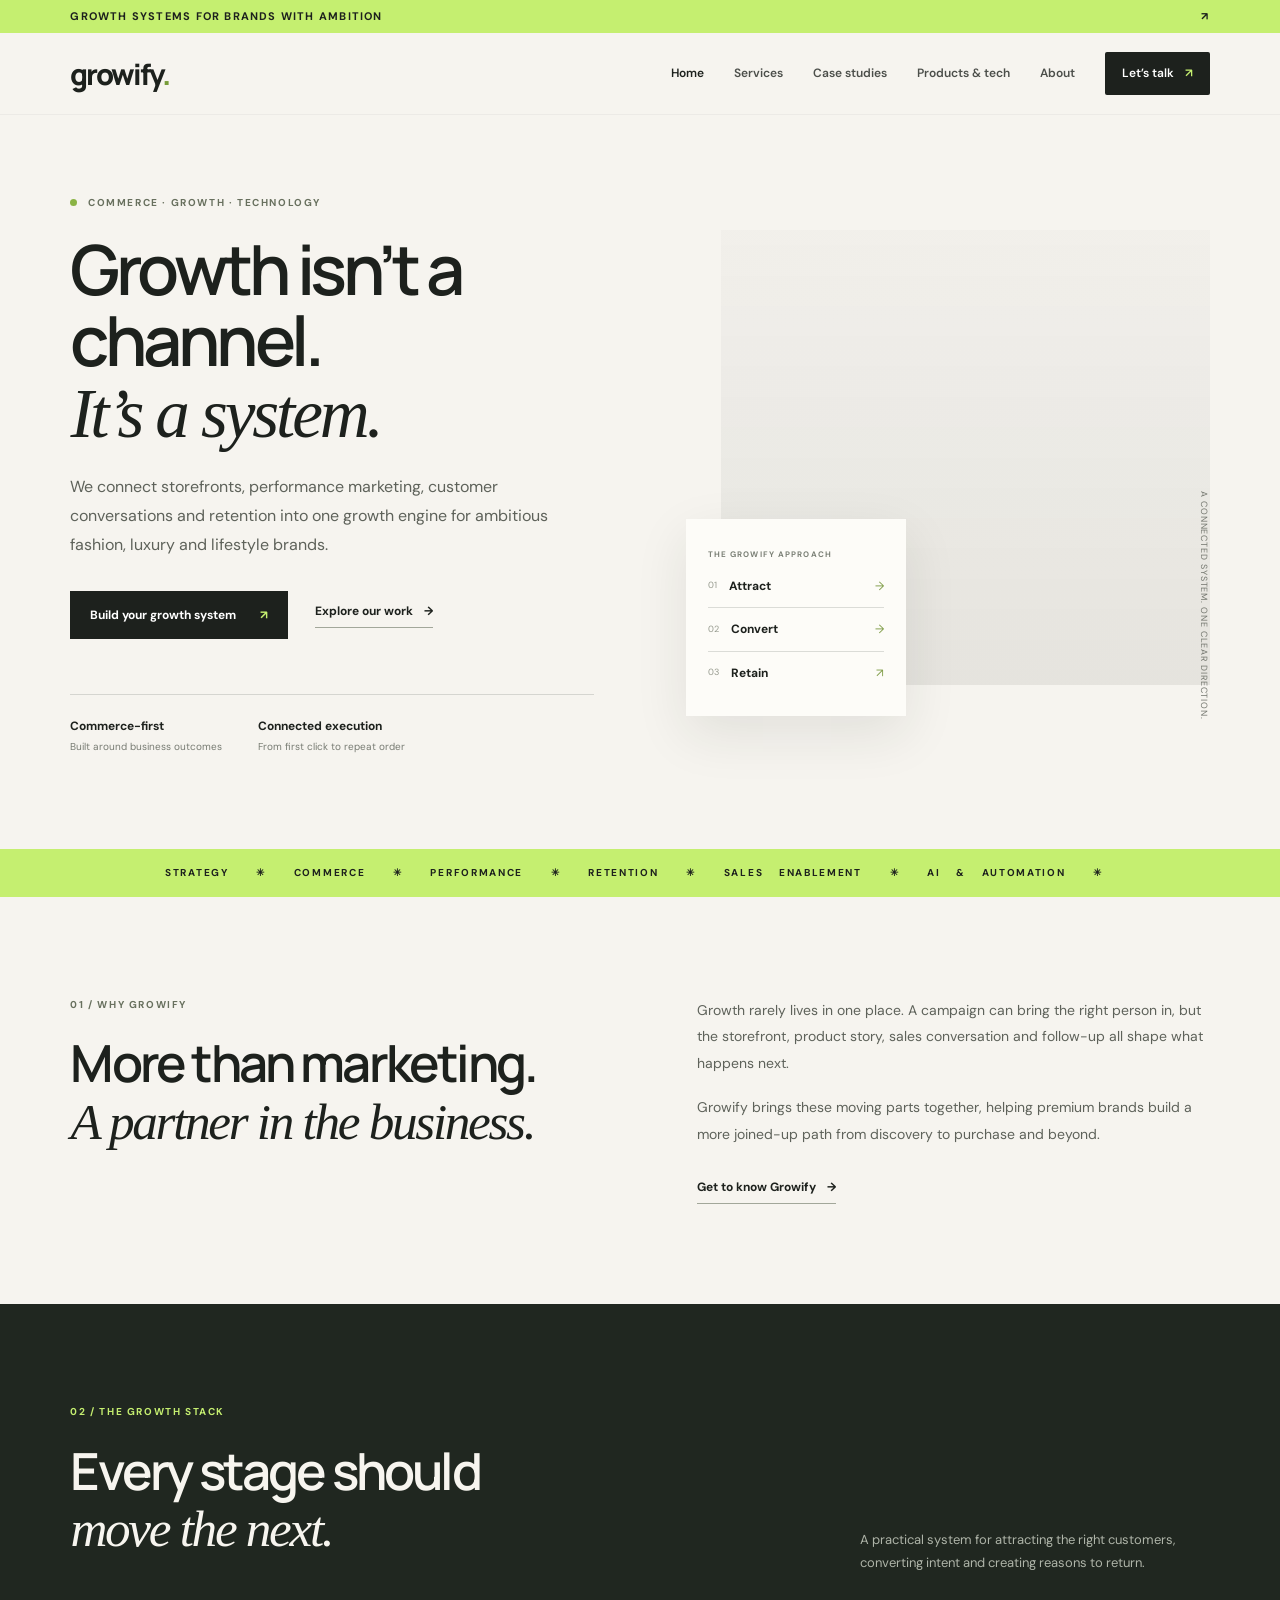
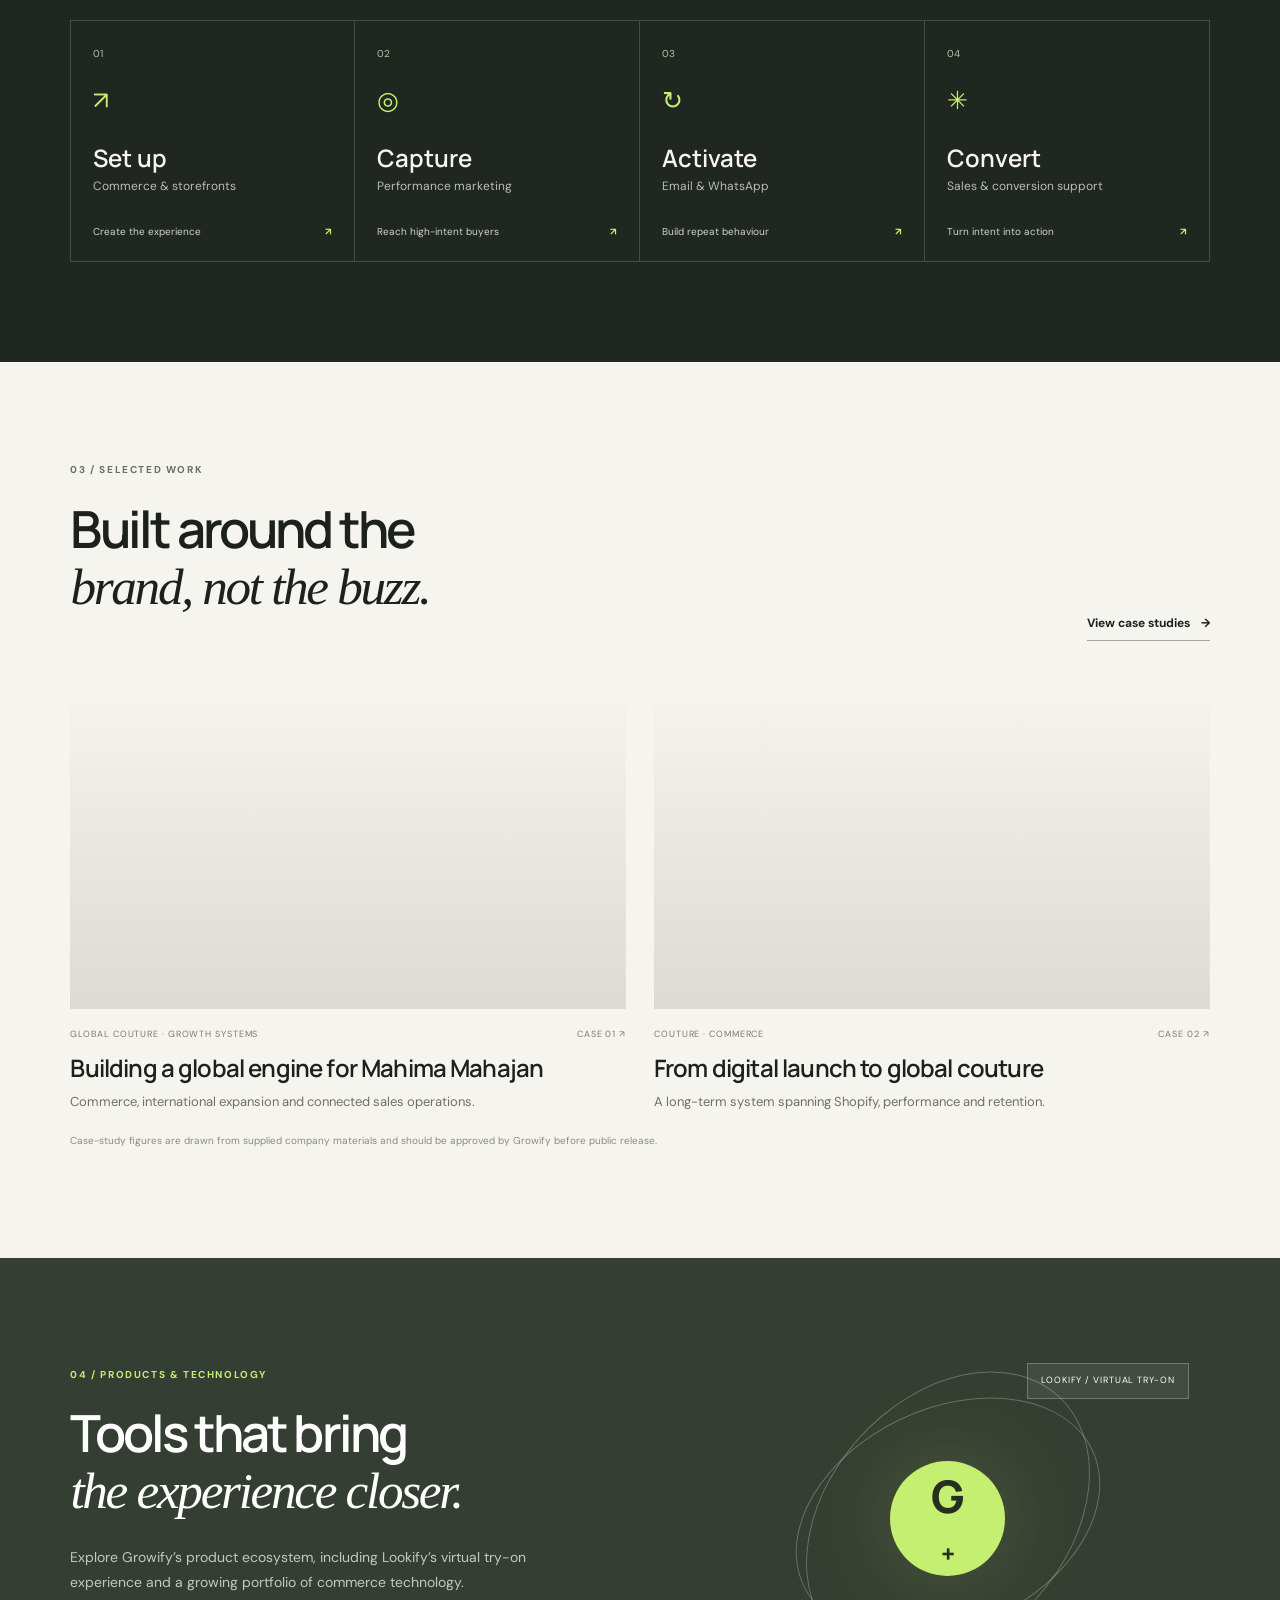
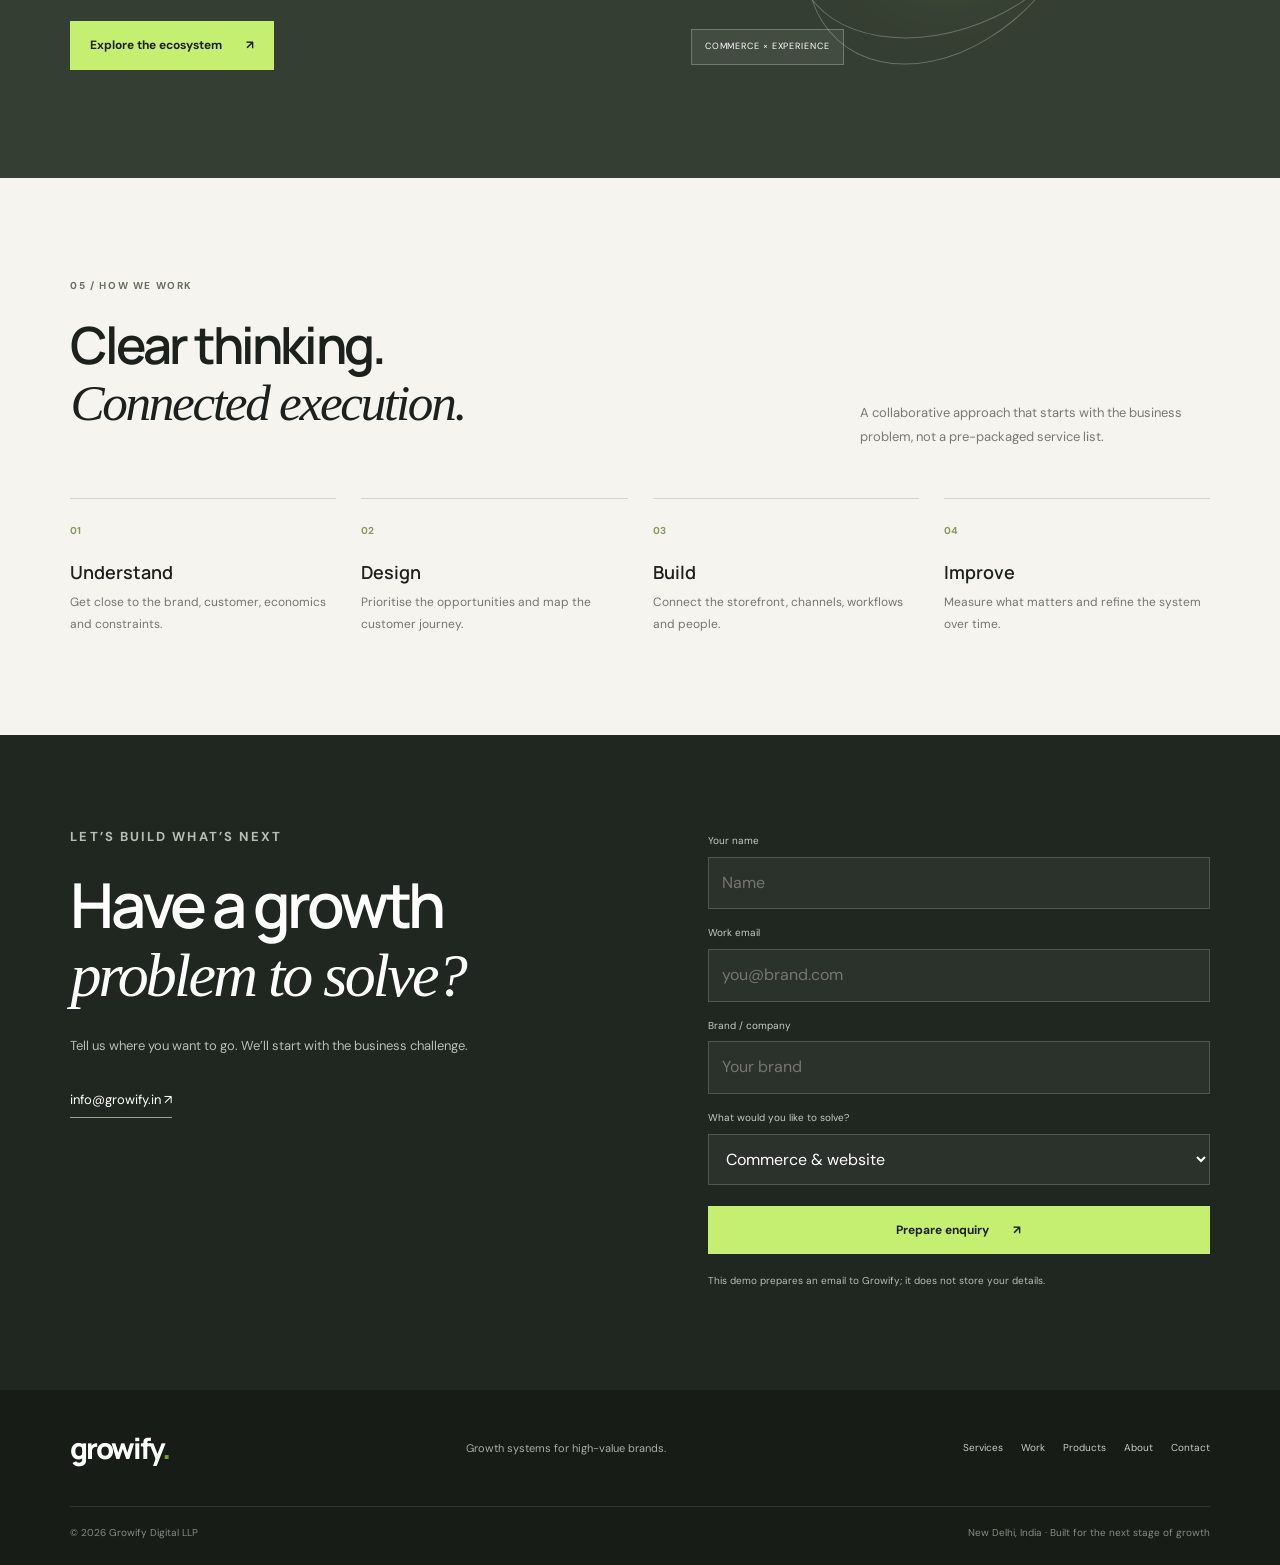
<file: index.html>
<!doctype html>
<html lang="en">
<head>
<meta charset="utf-8"><meta name="viewport" content="width=device-width, initial-scale=1">
<title>Growify Digital | Growth systems for ambitious brands</title>
<meta name="description" content="Growify builds connected commerce, acquisition, retention and sales systems for fashion, luxury, jewellery and lifestyle brands.">
<meta name="robots" content="index,follow"><link rel="canonical" href="https://growify.in/">
<meta property="og:title" content="Growify Digital — Growth systems for ambitious brands"><meta property="og:description" content="Commerce, growth marketing and sales operations designed to work as one system."><meta property="og:type" content="website">
<link rel="preconnect" href="https://fonts.googleapis.com"><link rel="preconnect" href="https://fonts.gstatic.com" crossorigin>
<link href="https://fonts.googleapis.com/css2?family=DM+Sans:wght@400;500;600;700&family=Manrope:wght@400;500;600;700;800&display=swap" rel="stylesheet">
<link rel="stylesheet" href="styles.css"><script defer src="script.js"></script>
</head><body>
<div class="announcement">Growth systems for brands with ambition <span>↗</span></div>
<header class="site-header"><a class="logo" href="index.html" aria-label="Growify home">growify<span>.</span></a><button class="menu-toggle" aria-label="Open navigation" aria-expanded="false">☰</button>
<nav class="nav"><a class="active" href="index.html">Home</a><a href="services.html">Services</a><a href="case-studies.html">Case studies</a><a href="products.html">Products & tech</a><a href="about.html">About</a><a class="nav-cta" href="#contact">Let’s talk <span>↗</span></a></nav></header>
<main>
<section class="hero section-wrap"><div class="hero-copy"><p class="eyebrow"><span class="eyebrow-dot"></span> COMMERCE · GROWTH · TECHNOLOGY</p><h1>Growth isn’t a channel.<br><em>It’s a system.</em></h1><p class="hero-lede">We connect storefronts, performance marketing, customer conversations and retention into one growth engine for ambitious fashion, luxury and lifestyle brands.</p><div class="hero-actions"><a class="button button-dark" href="#contact">Build your growth system <span>↗</span></a><a class="text-link" href="case-studies.html">Explore our work <span>→</span></a></div><div class="hero-proof"><div><strong>Commerce-first</strong><span>Built around business outcomes</span></div><div><strong>Connected execution</strong><span>From first click to repeat order</span></div></div></div>
<div class="hero-visual"><div class="hero-image" role="img" aria-label="Editorial fashion campaign in a warm, architectural setting"></div><div class="floating-card"><span class="mini-label">THE GROWIFY APPROACH</span><div class="system-line"><span>01</span><b>Attract</b><i>→</i></div><div class="system-line"><span>02</span><b>Convert</b><i>→</i></div><div class="system-line"><span>03</span><b>Retain</b><i>↗</i></div></div><div class="image-caption">A connected system. One clear direction.</div></div></section>
<section class="ticker"><div>STRATEGY <span>✳</span> COMMERCE <span>✳</span> PERFORMANCE <span>✳</span> RETENTION <span>✳</span> SALES ENABLEMENT <span>✳</span> AI & AUTOMATION <span>✳</span></div></section>
<section class="section-wrap section-pad intro-grid"><div><p class="eyebrow">01 / WHY GROWIFY</p><h2>More than marketing.<br><em>A partner in the business.</em></h2></div><div class="intro-copy"><p>Growth rarely lives in one place. A campaign can bring the right person in, but the storefront, product story, sales conversation and follow-up all shape what happens next.</p><p>Growify brings these moving parts together, helping premium brands build a more joined-up path from discovery to purchase and beyond.</p><a class="text-link" href="about.html">Get to know Growify <span>→</span></a></div></section>
<section class="dark-section"><div class="section-wrap section-pad"><div class="section-heading"><div><p class="eyebrow light">02 / THE GROWTH STACK</p><h2>Every stage should<br><em>move the next.</em></h2></div><p class="muted">A practical system for attracting the right customers, converting intent and creating reasons to return.</p></div><div class="stack-grid">
<a class="stack-card" href="services.html#commerce"><span class="stack-num">01</span><span class="stack-icon">↗</span><h3>Set up</h3><p>Commerce & storefronts</p><span class="stack-bottom">Create the experience <b>↗</b></span></a>
<a class="stack-card" href="services.html#performance"><span class="stack-num">02</span><span class="stack-icon">◎</span><h3>Capture</h3><p>Performance marketing</p><span class="stack-bottom">Reach high-intent buyers <b>↗</b></span></a>
<a class="stack-card" href="services.html#retention"><span class="stack-num">03</span><span class="stack-icon">↻</span><h3>Activate</h3><p>Email & WhatsApp</p><span class="stack-bottom">Build repeat behaviour <b>↗</b></span></a>
<a class="stack-card" href="services.html#sales"><span class="stack-num">04</span><span class="stack-icon">✳</span><h3>Convert</h3><p>Sales & conversion support</p><span class="stack-bottom">Turn intent into action <b>↗</b></span></a>
</div></div></section>
<section class="section-wrap section-pad"><div class="section-heading"><div><p class="eyebrow">03 / SELECTED WORK</p><h2>Built around the<br><em>brand, not the buzz.</em></h2></div><a class="text-link" href="case-studies.html">View case studies <span>→</span></a></div><div class="case-grid">
<a class="case-card case-mahima" href="case-studies.html#mahima"><div class="case-photo photo-mahima"></div><div class="case-meta"><span>GLOBAL COUTURE · GROWTH SYSTEMS</span><span>CASE 01 ↗</span></div><h3>Building a global engine for Mahima Mahajan</h3><p>Commerce, international expansion and connected sales operations.</p></a>
<a class="case-card case-ridhi" href="case-studies.html#ridhi"><div class="case-photo photo-ridhi"></div><div class="case-meta"><span>COUTURE · COMMERCE</span><span>CASE 02 ↗</span></div><h3>From digital launch to global couture</h3><p>A long-term system spanning Shopify, performance and retention.</p></a>
</div><p class="small-note">Case-study figures are drawn from supplied company materials and should be approved by Growify before public release.</p></section>
<section class="product-band"><div class="section-wrap product-band-inner"><div><p class="eyebrow light">04 / PRODUCTS & TECHNOLOGY</p><h2>Tools that bring<br><em>the experience closer.</em></h2><p>Explore Growify’s product ecosystem, including Lookify’s virtual try-on experience and a growing portfolio of commerce technology.</p><a class="button button-light" href="products.html">Explore the ecosystem <span>↗</span></a></div><div class="product-art"><div class="product-orbit orbit-one"></div><div class="product-orbit orbit-two"></div><div class="product-core">G<span>+</span></div><div class="product-tag tag-one">LOOKIFY / VIRTUAL TRY-ON</div><div class="product-tag tag-two">COMMERCE × EXPERIENCE</div></div></div></section>
<section class="section-wrap section-pad"><div class="section-heading"><div><p class="eyebrow">05 / HOW WE WORK</p><h2>Clear thinking.<br><em>Connected execution.</em></h2></div><p class="muted dark-muted">A collaborative approach that starts with the business problem, not a pre-packaged service list.</p></div><div class="process-grid"><div><span>01</span><h3>Understand</h3><p>Get close to the brand, customer, economics and constraints.</p></div><div><span>02</span><h3>Design</h3><p>Prioritise the opportunities and map the customer journey.</p></div><div><span>03</span><h3>Build</h3><p>Connect the storefront, channels, workflows and people.</p></div><div><span>04</span><h3>Improve</h3><p>Measure what matters and refine the system over time.</p></div></div></section>
<section class="contact-section" id="contact"><div class="section-wrap contact-inner"><div><p class="eyebrow light">LET’S BUILD WHAT’S NEXT</p><h2>Have a growth<br><em>problem to solve?</em></h2><p>Tell us where you want to go. We’ll start with the business challenge.</p><a class="contact-email" href="mailto:info@growify.in">info@growify.in ↗</a></div><form class="contact-form" id="enquiry-form"><label for="name">Your name</label><input id="name" name="name" required placeholder="Name"><label for="email">Work email</label><input id="email" name="email" type="email" required placeholder="you@brand.com"><label for="brand">Brand / company</label><input id="brand" name="brand" placeholder="Your brand"><label for="need">What would you like to solve?</label><select id="need" name="need"><option>Commerce & website</option><option>Performance marketing</option><option>Retention & CRM</option><option>Sales conversion</option><option>AI & automation</option><option>Something else</option></select><button class="button button-light full" type="submit">Prepare enquiry <span>↗</span></button><p class="form-note" id="form-message">This demo prepares an email to Growify; it does not store your details.</p></form></div></section>
</main><footer class="footer"><div class="section-wrap footer-top"><a class="logo logo-light" href="index.html">growify<span>.</span></a><p>Growth systems for high-value brands.</p><div class="footer-links"><a href="services.html">Services</a><a href="case-studies.html">Work</a><a href="products.html">Products</a><a href="about.html">About</a><a href="mailto:info@growify.in">Contact</a></div></div><div class="section-wrap footer-bottom"><span>© <span id="year"></span> Growify Digital LLP</span><span>New Delhi, India · Built for the next stage of growth</span></div></footer>
</body></html>
</file>
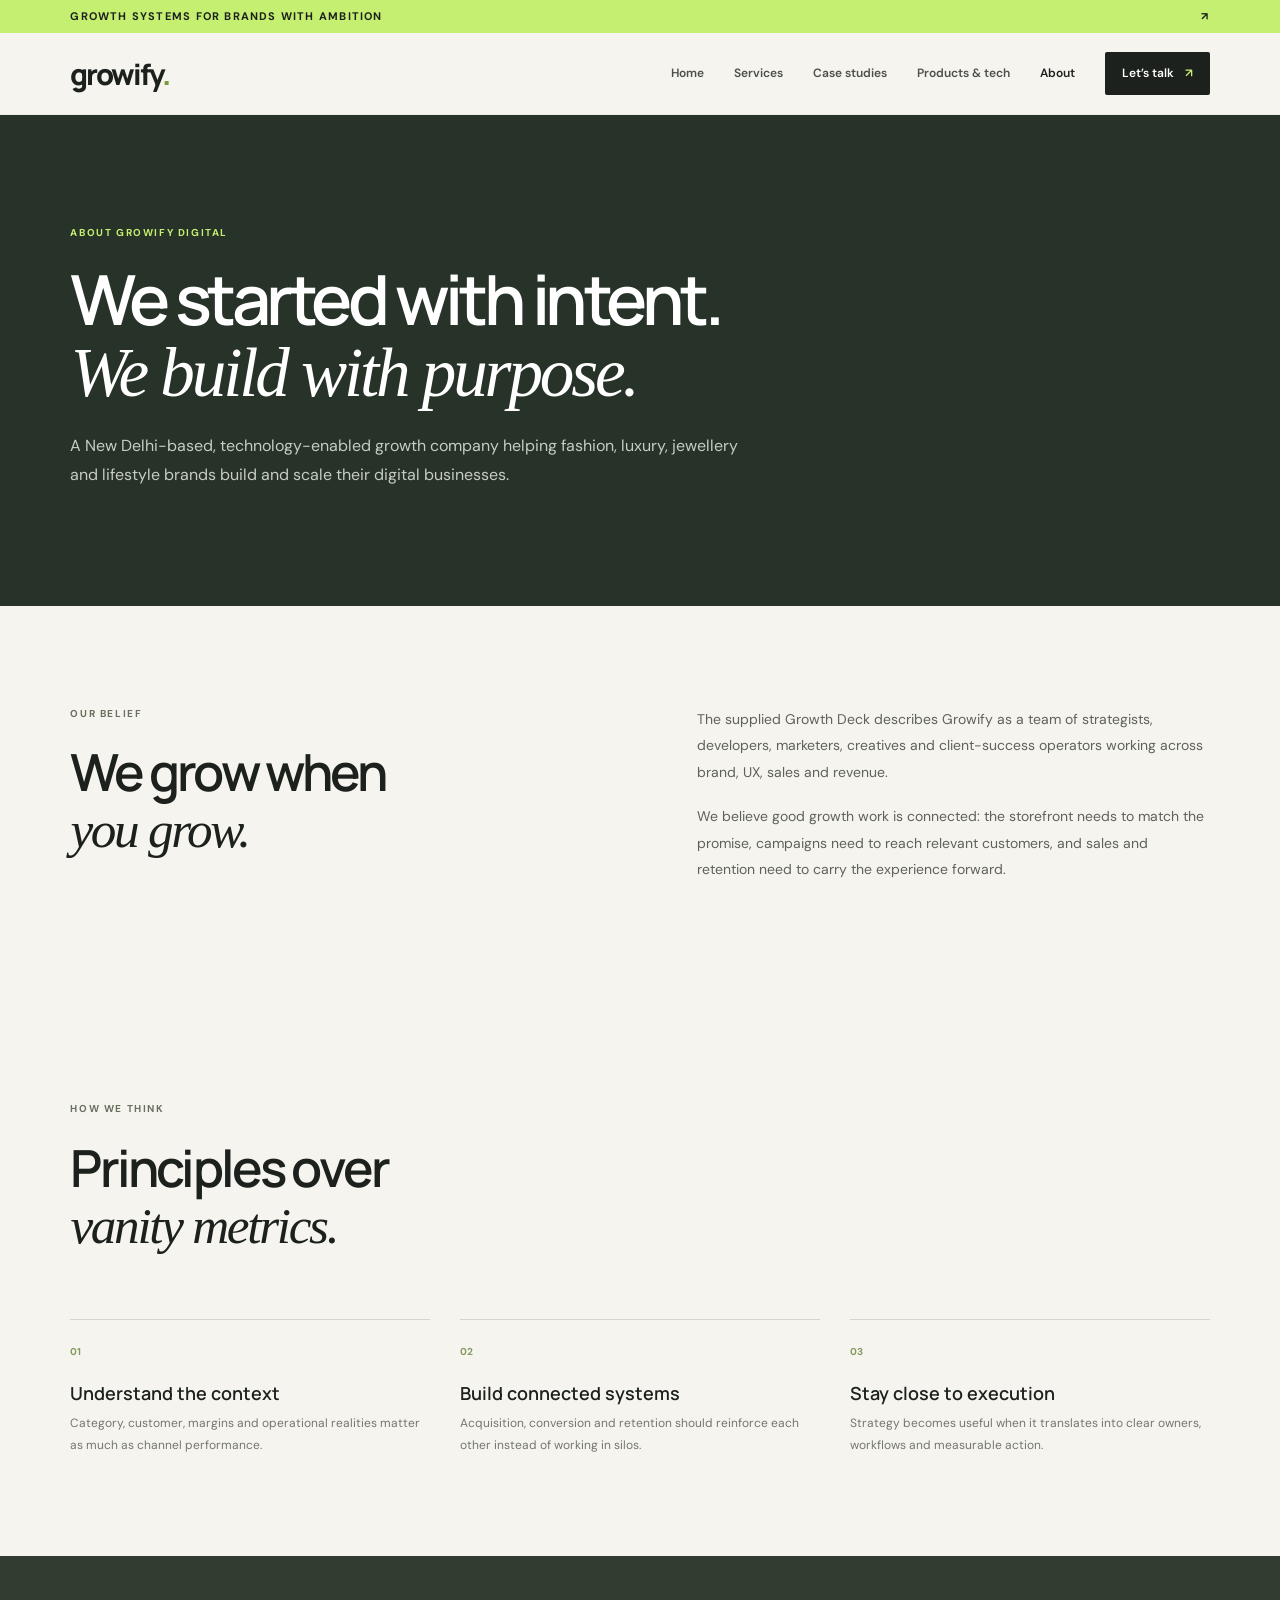
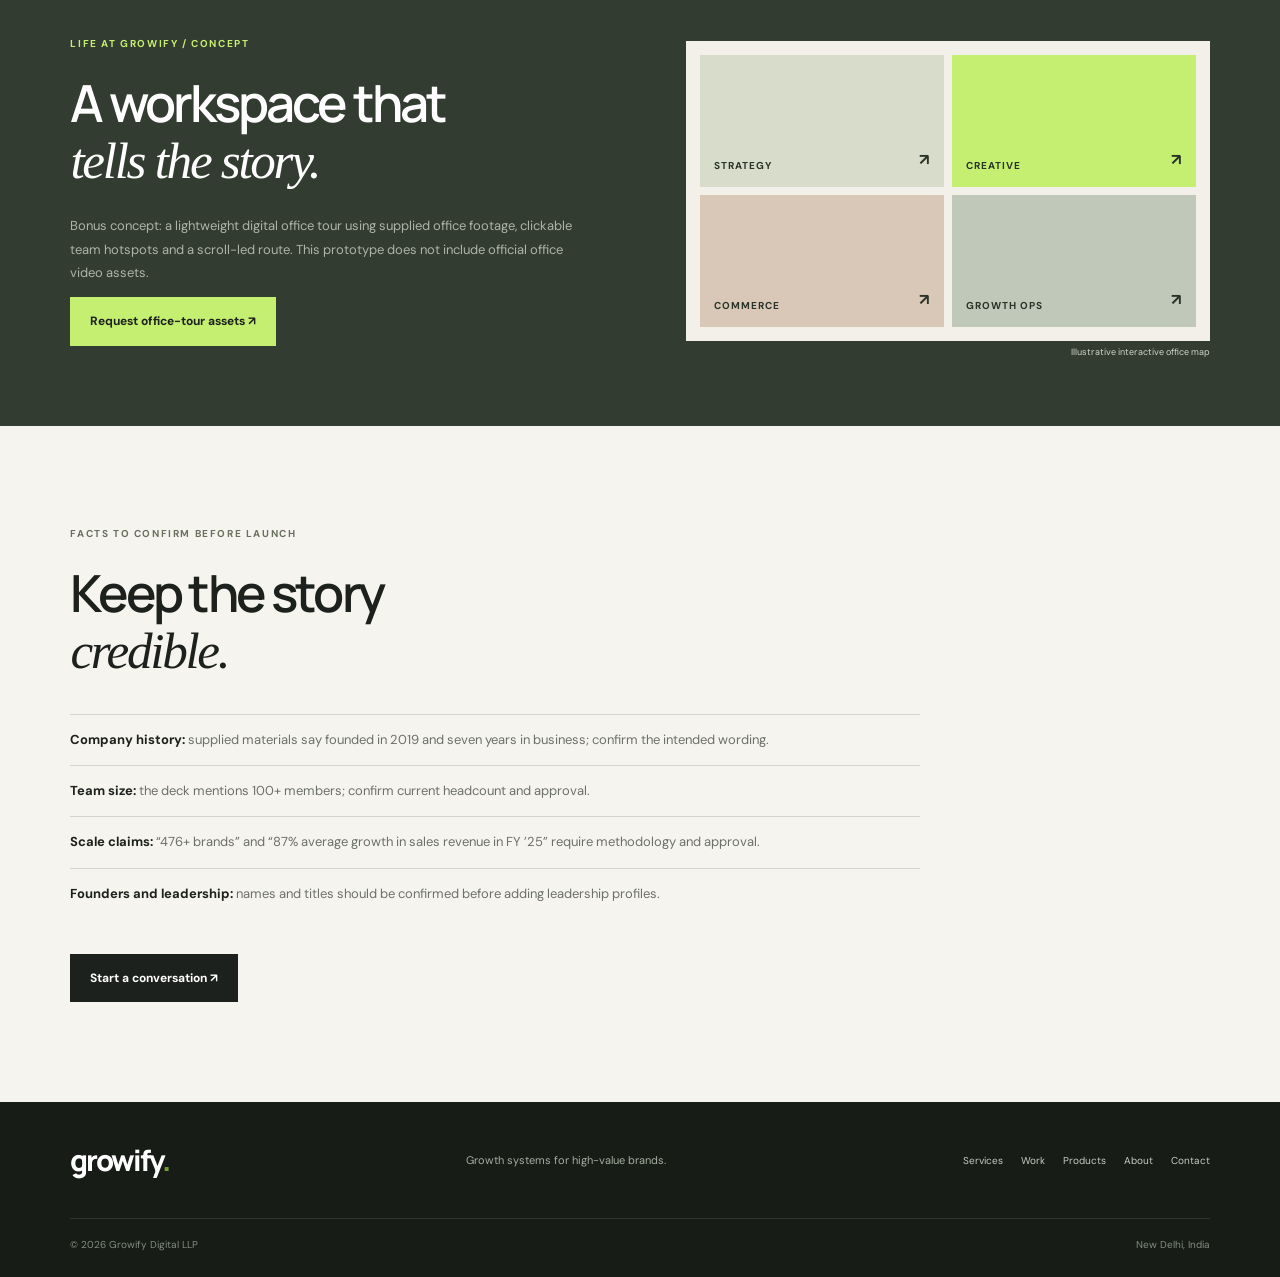
<file: about.html>
<!doctype html><html lang="en"><head><meta charset="utf-8"><meta name="viewport" content="width=device-width, initial-scale=1"><title>About Growify | Growth Systems for Premium Brands</title><meta name="description" content="Learn about Growify Digital, a New Delhi-based growth company working across commerce, performance, retention and sales operations."><link rel="canonical" href="https://growify.in/about"><link href="https://fonts.googleapis.com/css2?family=DM+Sans:wght@400;500;600;700&family=Manrope:wght@400;500;600;700;800&display=swap" rel="stylesheet"><link rel="stylesheet" href="styles.css"><script defer src="script.js"></script></head><body><div class="announcement">Growth systems for brands with ambition <span>↗</span></div><header class="site-header"><a class="logo" href="index.html">growify<span>.</span></a><button class="menu-toggle" aria-label="Open navigation" aria-expanded="false">☰</button><nav class="nav"><a href="index.html">Home</a><a href="services.html">Services</a><a href="case-studies.html">Case studies</a><a href="products.html">Products & tech</a><a class="active" href="about.html">About</a><a class="nav-cta" href="index.html#contact">Let’s talk <span>↗</span></a></nav></header><main><section class="about-hero"><div class="section-wrap"><p class="eyebrow light">ABOUT GROWIFY DIGITAL</p><h1>We started with intent.<br><em>We build with purpose.</em></h1><p class="hero-lede">A New Delhi-based, technology-enabled growth company helping fashion, luxury, jewellery and lifestyle brands build and scale their digital businesses.</p></div></section><section class="section-wrap section-pad intro-grid"><div><p class="eyebrow">OUR BELIEF</p><h2>We grow when<br><em>you grow.</em></h2></div><div class="intro-copy"><p>The supplied Growth Deck describes Growify as a team of strategists, developers, marketers, creatives and client-success operators working across brand, UX, sales and revenue.</p><p>We believe good growth work is connected: the storefront needs to match the promise, campaigns need to reach relevant customers, and sales and retention need to carry the experience forward.</p></div></section><section class="section-wrap section-pad"><div class="section-heading"><div><p class="eyebrow">HOW WE THINK</p><h2>Principles over<br><em>vanity metrics.</em></h2></div></div><div class="principle-grid"><article><span>01</span><h3>Understand the context</h3><p>Category, customer, margins and operational realities matter as much as channel performance.</p></article><article><span>02</span><h3>Build connected systems</h3><p>Acquisition, conversion and retention should reinforce each other instead of working in silos.</p></article><article><span>03</span><h3>Stay close to execution</h3><p>Strategy becomes useful when it translates into clear owners, workflows and measurable action.</p></article></div></section><section class="office-concept"><div class="section-wrap office-inner"><div><p class="eyebrow light">LIFE AT GROWIFY / CONCEPT</p><h2>A workspace that<br><em>tells the story.</em></h2><p class="muted">Bonus concept: a lightweight digital office tour using supplied office footage, clickable team hotspots and a scroll-led route. This prototype does not include official office video assets.</p><a class="button button-light" href="mailto:info@growify.in?subject=Office%20experience%20assets">Request office-tour assets ↗</a></div><div class="office-map"><div class="office-room room-a">STRATEGY <span>↗</span></div><div class="office-room room-b">CREATIVE <span>↗</span></div><div class="office-room room-c">COMMERCE <span>↗</span></div><div class="office-room room-d">GROWTH OPS <span>↗</span></div><p>Illustrative interactive office map</p></div></div></section><section class="section-wrap section-pad"><p class="eyebrow">FACTS TO CONFIRM BEFORE LAUNCH</p><h2>Keep the story<br><em>credible.</em></h2><div class="verify-list"><p><b>Company history:</b> supplied materials say founded in 2019 and seven years in business; confirm the intended wording.</p><p><b>Team size:</b> the deck mentions 100+ members; confirm current headcount and approval.</p><p><b>Scale claims:</b> “476+ brands” and “87% average growth in sales revenue in FY ’25” require methodology and approval.</p><p><b>Founders and leadership:</b> names and titles should be confirmed before adding leadership profiles.</p></div><a class="button button-dark" href="index.html#contact">Start a conversation ↗</a></section></main><footer class="footer"><div class="section-wrap footer-top"><a class="logo logo-light" href="index.html">growify<span>.</span></a><p>Growth systems for high-value brands.</p><div class="footer-links"><a href="services.html">Services</a><a href="case-studies.html">Work</a><a href="products.html">Products</a><a href="about.html">About</a><a href="mailto:info@growify.in">Contact</a></div></div><div class="section-wrap footer-bottom"><span>© <span id="year"></span> Growify Digital LLP</span><span>New Delhi, India</span></div></footer></body></html>
</file>
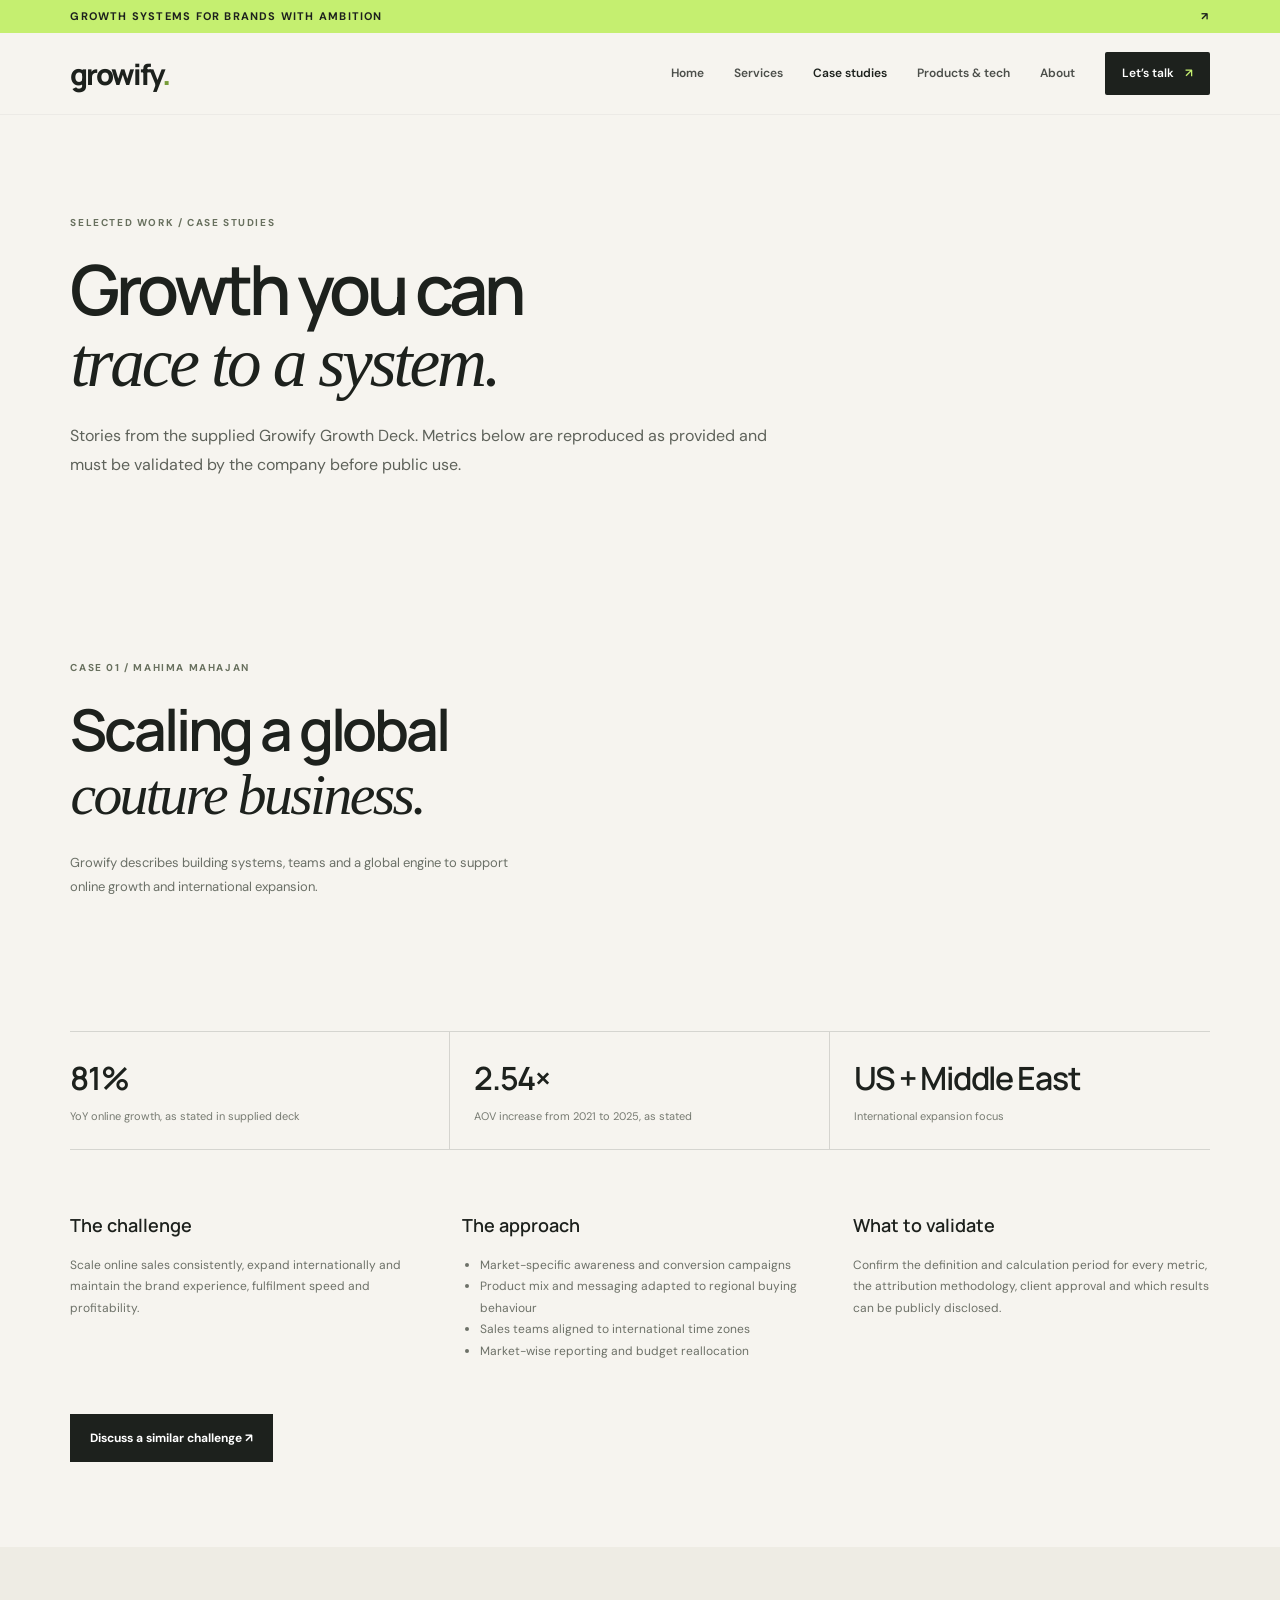
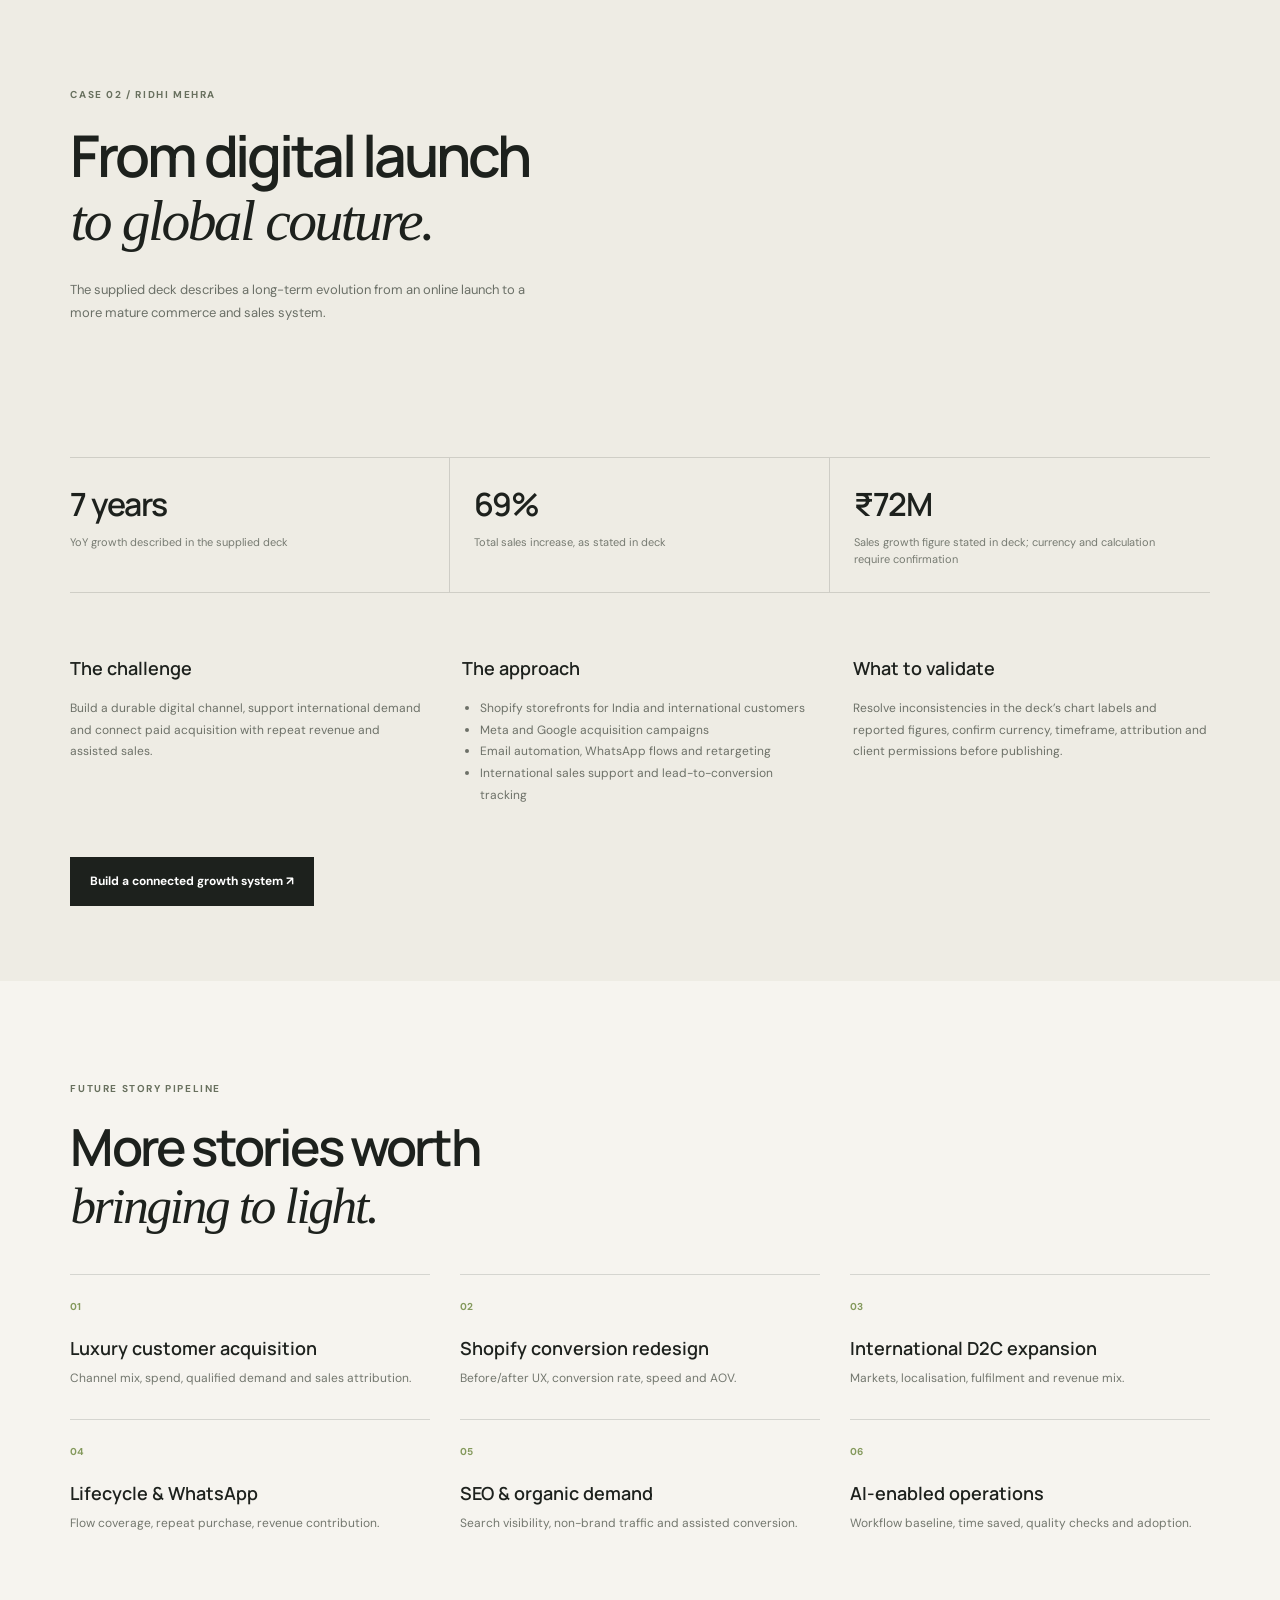
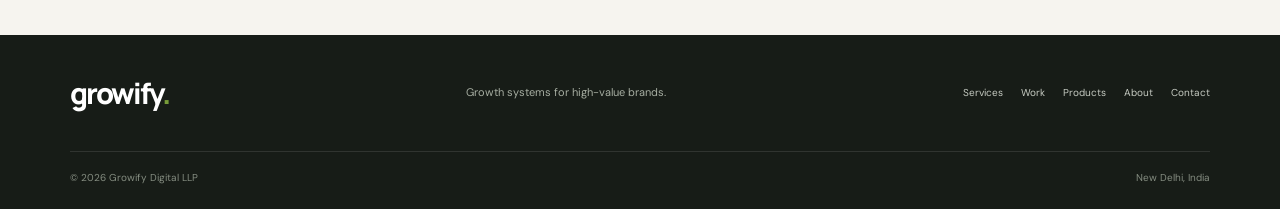
<file: case-studies.html>
<!doctype html><html lang="en"><head><meta charset="utf-8"><meta name="viewport" content="width=device-width, initial-scale=1"><title>Case Studies | Growify Digital</title><meta name="description" content="Explore supplied Growify case-study stories on international couture growth, commerce and connected marketing systems."><link rel="canonical" href="https://growify.in/case-studies"><link href="https://fonts.googleapis.com/css2?family=DM+Sans:wght@400;500;600;700&family=Manrope:wght@400;500;600;700;800&display=swap" rel="stylesheet"><link rel="stylesheet" href="styles.css"><script defer src="script.js"></script></head><body><div class="announcement">Growth systems for brands with ambition <span>↗</span></div><header class="site-header"><a class="logo" href="index.html">growify<span>.</span></a><button class="menu-toggle" aria-label="Open navigation" aria-expanded="false">☰</button><nav class="nav"><a href="index.html">Home</a><a href="services.html">Services</a><a class="active" href="case-studies.html">Case studies</a><a href="products.html">Products & tech</a><a href="about.html">About</a><a class="nav-cta" href="index.html#contact">Let’s talk <span>↗</span></a></nav></header><main><section class="inner-hero section-wrap"><p class="eyebrow">SELECTED WORK / CASE STUDIES</p><h1>Growth you can<br><em>trace to a system.</em></h1><p class="hero-lede">Stories from the supplied Growify Growth Deck. Metrics below are reproduced as provided and must be validated by the company before public use.</p></section><section class="section-wrap case-detail" id="mahima"><div class="case-detail-top"><div><p class="eyebrow">CASE 01 / MAHIMA MAHAJAN</p><h2>Scaling a global<br><em>couture business.</em></h2><p>Growify describes building systems, teams and a global engine to support online growth and international expansion.</p></div><div class="case-detail-image detail-mahima"></div></div><div class="case-stats"><div><strong>81%</strong><span>YoY online growth, as stated in supplied deck</span></div><div><strong>2.54×</strong><span>AOV increase from 2021 to 2025, as stated</span></div><div><strong>US + Middle East</strong><span>International expansion focus</span></div></div><div class="case-content-grid"><div><h3>The challenge</h3><p>Scale online sales consistently, expand internationally and maintain the brand experience, fulfilment speed and profitability.</p></div><div><h3>The approach</h3><ul><li>Market-specific awareness and conversion campaigns</li><li>Product mix and messaging adapted to regional buying behaviour</li><li>Sales teams aligned to international time zones</li><li>Market-wise reporting and budget reallocation</li></ul></div><div><h3>What to validate</h3><p>Confirm the definition and calculation period for every metric, the attribution methodology, client approval and which results can be publicly disclosed.</p></div></div><a class="button button-dark" href="index.html#contact">Discuss a similar challenge ↗</a></section><section class="case-detail case-detail-alt" id="ridhi"><div class="section-wrap"><div class="case-detail-top"><div><p class="eyebrow">CASE 02 / RIDHI MEHRA</p><h2>From digital launch<br><em>to global couture.</em></h2><p>The supplied deck describes a long-term evolution from an online launch to a more mature commerce and sales system.</p></div><div class="case-detail-image detail-ridhi"></div></div><div class="case-stats"><div><strong>7 years</strong><span>YoY growth described in the supplied deck</span></div><div><strong>69%</strong><span>Total sales increase, as stated in deck</span></div><div><strong>₹72M</strong><span>Sales growth figure stated in deck; currency and calculation require confirmation</span></div></div><div class="case-content-grid"><div><h3>The challenge</h3><p>Build a durable digital channel, support international demand and connect paid acquisition with repeat revenue and assisted sales.</p></div><div><h3>The approach</h3><ul><li>Shopify storefronts for India and international customers</li><li>Meta and Google acquisition campaigns</li><li>Email automation, WhatsApp flows and retargeting</li><li>International sales support and lead-to-conversion tracking</li></ul></div><div><h3>What to validate</h3><p>Resolve inconsistencies in the deck’s chart labels and reported figures, confirm currency, timeframe, attribution and client permissions before publishing.</p></div></div><a class="button button-dark" href="index.html#contact">Build a connected growth system ↗</a></div></section><section class="section-wrap section-pad"><p class="eyebrow">FUTURE STORY PIPELINE</p><h2>More stories worth<br><em>bringing to light.</em></h2><div class="pipeline-grid"><div><span>01</span><h3>Luxury customer acquisition</h3><p>Channel mix, spend, qualified demand and sales attribution.</p></div><div><span>02</span><h3>Shopify conversion redesign</h3><p>Before/after UX, conversion rate, speed and AOV.</p></div><div><span>03</span><h3>International D2C expansion</h3><p>Markets, localisation, fulfilment and revenue mix.</p></div><div><span>04</span><h3>Lifecycle & WhatsApp</h3><p>Flow coverage, repeat purchase, revenue contribution.</p></div><div><span>05</span><h3>SEO & organic demand</h3><p>Search visibility, non-brand traffic and assisted conversion.</p></div><div><span>06</span><h3>AI-enabled operations</h3><p>Workflow baseline, time saved, quality checks and adoption.</p></div></div></section></main><footer class="footer"><div class="section-wrap footer-top"><a class="logo logo-light" href="index.html">growify<span>.</span></a><p>Growth systems for high-value brands.</p><div class="footer-links"><a href="services.html">Services</a><a href="case-studies.html">Work</a><a href="products.html">Products</a><a href="about.html">About</a><a href="mailto:info@growify.in">Contact</a></div></div><div class="section-wrap footer-bottom"><span>© <span id="year"></span> Growify Digital LLP</span><span>New Delhi, India</span></div></footer></body></html>
</file>
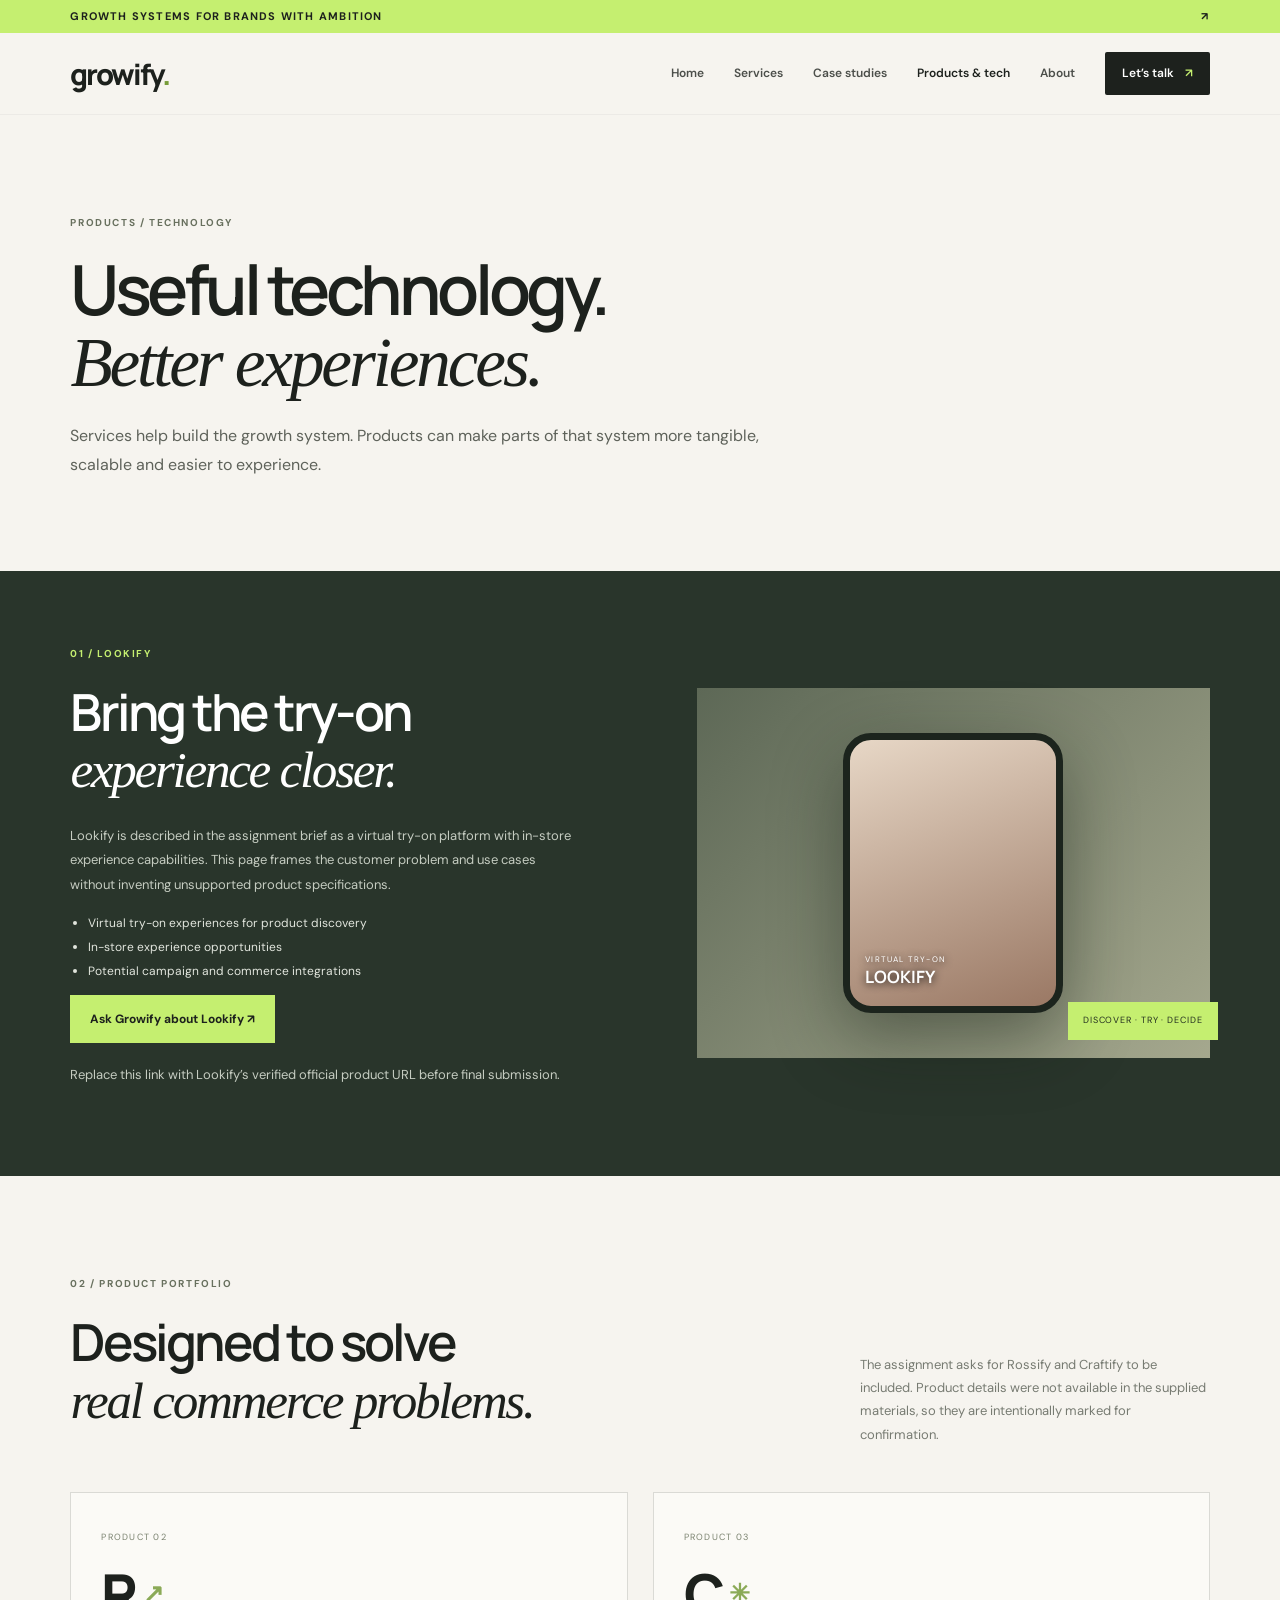
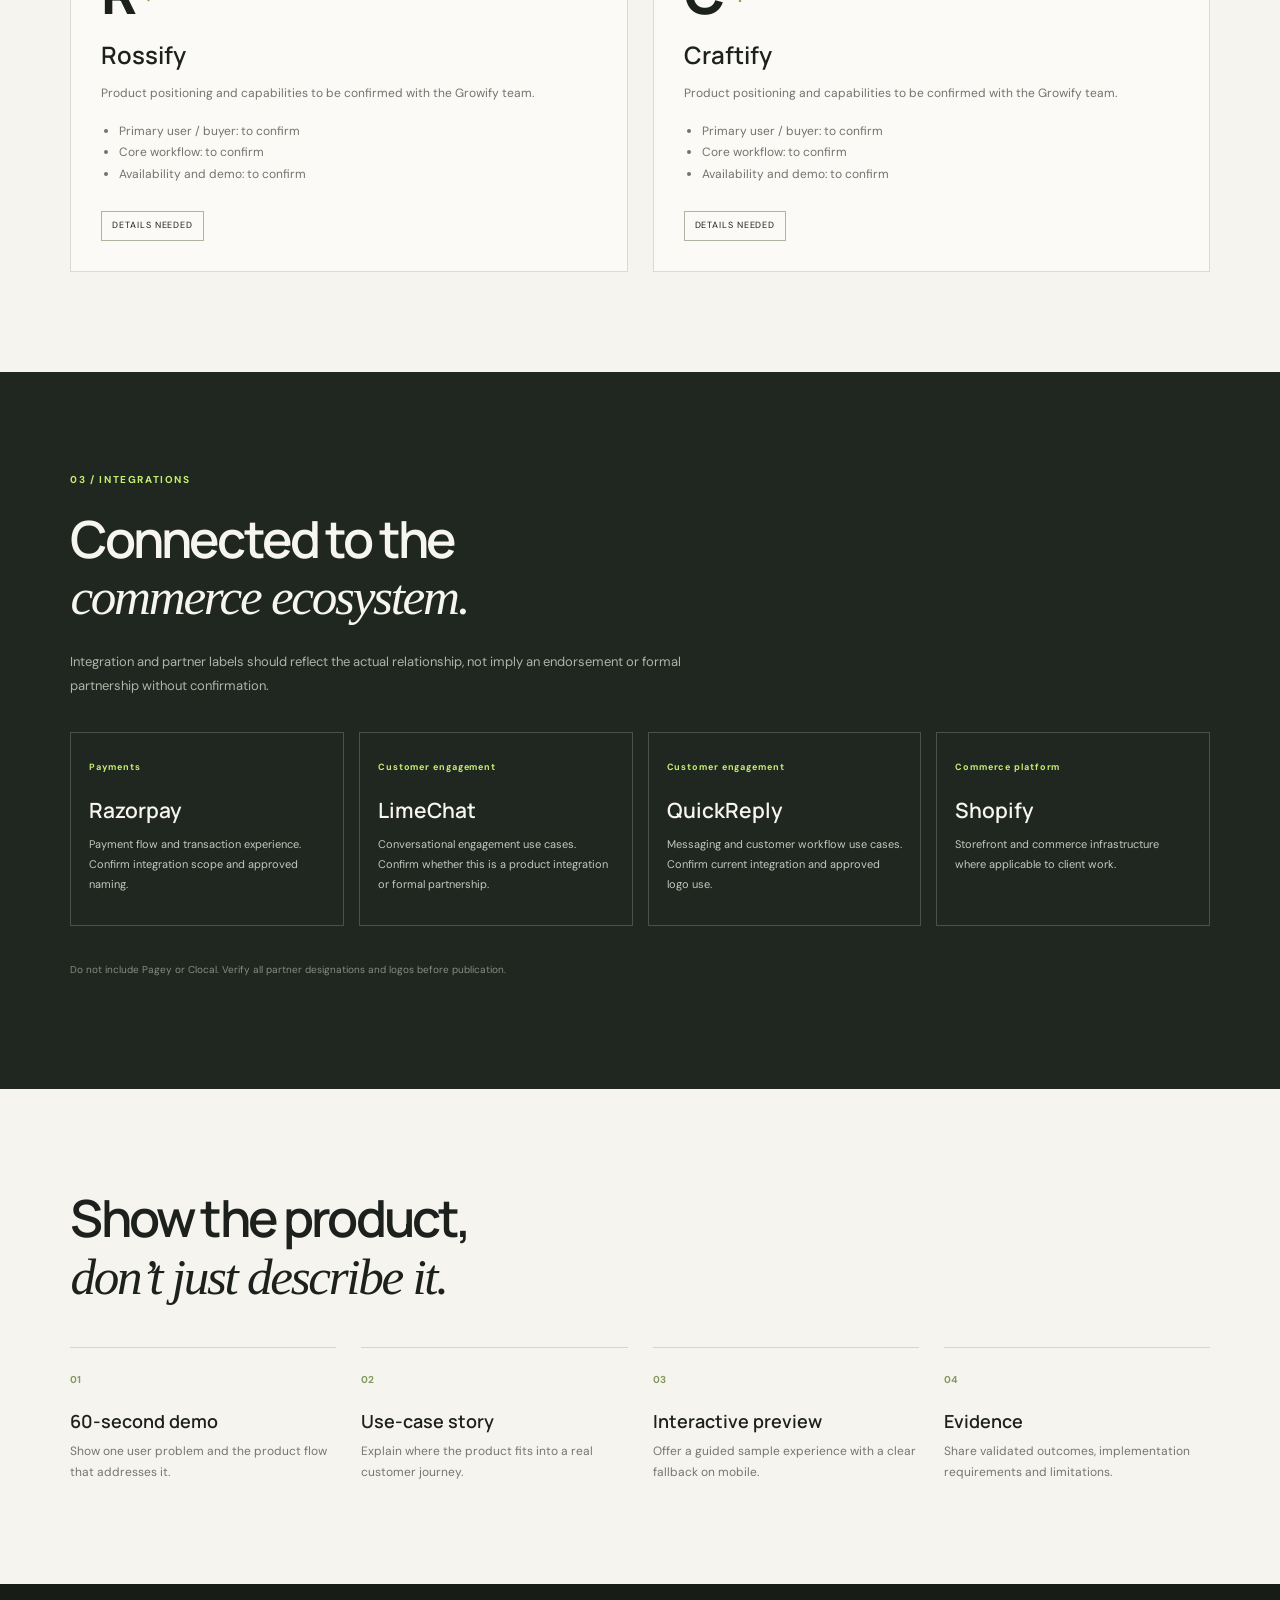
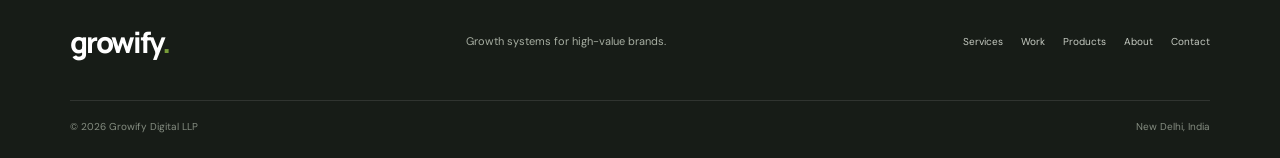
<file: products.html>
<!doctype html><html lang="en"><head><meta charset="utf-8"><meta name="viewport" content="width=device-width, initial-scale=1"><title>Products & Technology | Growify Digital</title><meta name="description" content="Explore Lookify virtual try-on and Growify's product ecosystem, with clearly marked details to be confirmed for Rossify and Craftify."><link rel="canonical" href="https://growify.in/products"><link href="https://fonts.googleapis.com/css2?family=DM+Sans:wght@400;500;600;700&family=Manrope:wght@400;500;600;700;800&display=swap" rel="stylesheet"><link rel="stylesheet" href="styles.css"><script defer src="script.js"></script></head><body><div class="announcement">Growth systems for brands with ambition <span>↗</span></div><header class="site-header"><a class="logo" href="index.html">growify<span>.</span></a><button class="menu-toggle" aria-label="Open navigation" aria-expanded="false">☰</button><nav class="nav"><a href="index.html">Home</a><a href="services.html">Services</a><a href="case-studies.html">Case studies</a><a class="active" href="products.html">Products & tech</a><a href="about.html">About</a><a class="nav-cta" href="index.html#contact">Let’s talk <span>↗</span></a></nav></header><main><section class="inner-hero section-wrap"><p class="eyebrow">PRODUCTS / TECHNOLOGY</p><h1>Useful technology.<br><em>Better experiences.</em></h1><p class="hero-lede">Services help build the growth system. Products can make parts of that system more tangible, scalable and easier to experience.</p></section><section class="lookify-feature"><div class="section-wrap lookify-grid"><div><p class="eyebrow light">01 / LOOKIFY</p><h2>Bring the try-on<br><em>experience closer.</em></h2><p>Lookify is described in the assignment brief as a virtual try-on platform with in-store experience capabilities. This page frames the customer problem and use cases without inventing unsupported product specifications.</p><ul class="light-list"><li>Virtual try-on experiences for product discovery</li><li>In-store experience opportunities</li><li>Potential campaign and commerce integrations</li></ul><a class="button button-light" href="https://growify.in/" target="_blank" rel="noopener">Ask Growify about Lookify ↗</a><p class="small-note light-note">Replace this link with Lookify’s verified official product URL before final submission.</p></div><div class="lookify-visual"><div class="tryon-frame"><div class="tryon-shape"></div><div class="tryon-label">VIRTUAL TRY-ON<br><b>LOOKIFY</b></div></div><div class="tryon-chip">DISCOVER · TRY · DECIDE</div></div></div></section><section class="section-wrap section-pad"><div class="section-heading"><div><p class="eyebrow">02 / PRODUCT PORTFOLIO</p><h2>Designed to solve<br><em>real commerce problems.</em></h2></div><p class="muted dark-muted">The assignment asks for Rossify and Craftify to be included. Product details were not available in the supplied materials, so they are intentionally marked for confirmation.</p></div><div class="portfolio-grid"><article class="portfolio-card"><span class="portfolio-index">PRODUCT 02</span><div class="portfolio-symbol">R<span>↗</span></div><h3>Rossify</h3><p>Product positioning and capabilities to be confirmed with the Growify team.</p><ul><li>Primary user / buyer: to confirm</li><li>Core workflow: to confirm</li><li>Availability and demo: to confirm</li></ul><span class="status-pill">DETAILS NEEDED</span></article><article class="portfolio-card"><span class="portfolio-index">PRODUCT 03</span><div class="portfolio-symbol">C<span>✳</span></div><h3>Craftify</h3><p>Product positioning and capabilities to be confirmed with the Growify team.</p><ul><li>Primary user / buyer: to confirm</li><li>Core workflow: to confirm</li><li>Availability and demo: to confirm</li></ul><span class="status-pill">DETAILS NEEDED</span></article></div></section><section class="dark-section"><div class="section-wrap section-pad"><p class="eyebrow light">03 / INTEGRATIONS</p><h2>Connected to the<br><em>commerce ecosystem.</em></h2><p class="max-copy muted">Integration and partner labels should reflect the actual relationship, not imply an endorsement or formal partnership without confirmation.</p><div class="integration-grid"><div><b>Payments</b><h3>Razorpay</h3><p>Payment flow and transaction experience. Confirm integration scope and approved naming.</p></div><div><b>Customer engagement</b><h3>LimeChat</h3><p>Conversational engagement use cases. Confirm whether this is a product integration or formal partnership.</p></div><div><b>Customer engagement</b><h3>QuickReply</h3><p>Messaging and customer workflow use cases. Confirm current integration and approved logo use.</p></div><div><b>Commerce platform</b><h3>Shopify</h3><p>Storefront and commerce infrastructure where applicable to client work.</p></div></div><p class="small-note muted">Do not include Pagey or Clocal. Verify all partner designations and logos before publication.</p></div></section><section class="section-wrap section-pad"><h2>Show the product,<br><em>don’t just describe it.</em></h2><div class="process-grid"><div><span>01</span><h3>60-second demo</h3><p>Show one user problem and the product flow that addresses it.</p></div><div><span>02</span><h3>Use-case story</h3><p>Explain where the product fits into a real customer journey.</p></div><div><span>03</span><h3>Interactive preview</h3><p>Offer a guided sample experience with a clear fallback on mobile.</p></div><div><span>04</span><h3>Evidence</h3><p>Share validated outcomes, implementation requirements and limitations.</p></div></div></section></main><footer class="footer"><div class="section-wrap footer-top"><a class="logo logo-light" href="index.html">growify<span>.</span></a><p>Growth systems for high-value brands.</p><div class="footer-links"><a href="services.html">Services</a><a href="case-studies.html">Work</a><a href="products.html">Products</a><a href="about.html">About</a><a href="mailto:info@growify.in">Contact</a></div></div><div class="section-wrap footer-bottom"><span>© <span id="year"></span> Growify Digital LLP</span><span>New Delhi, India</span></div></footer></body></html>
</file>
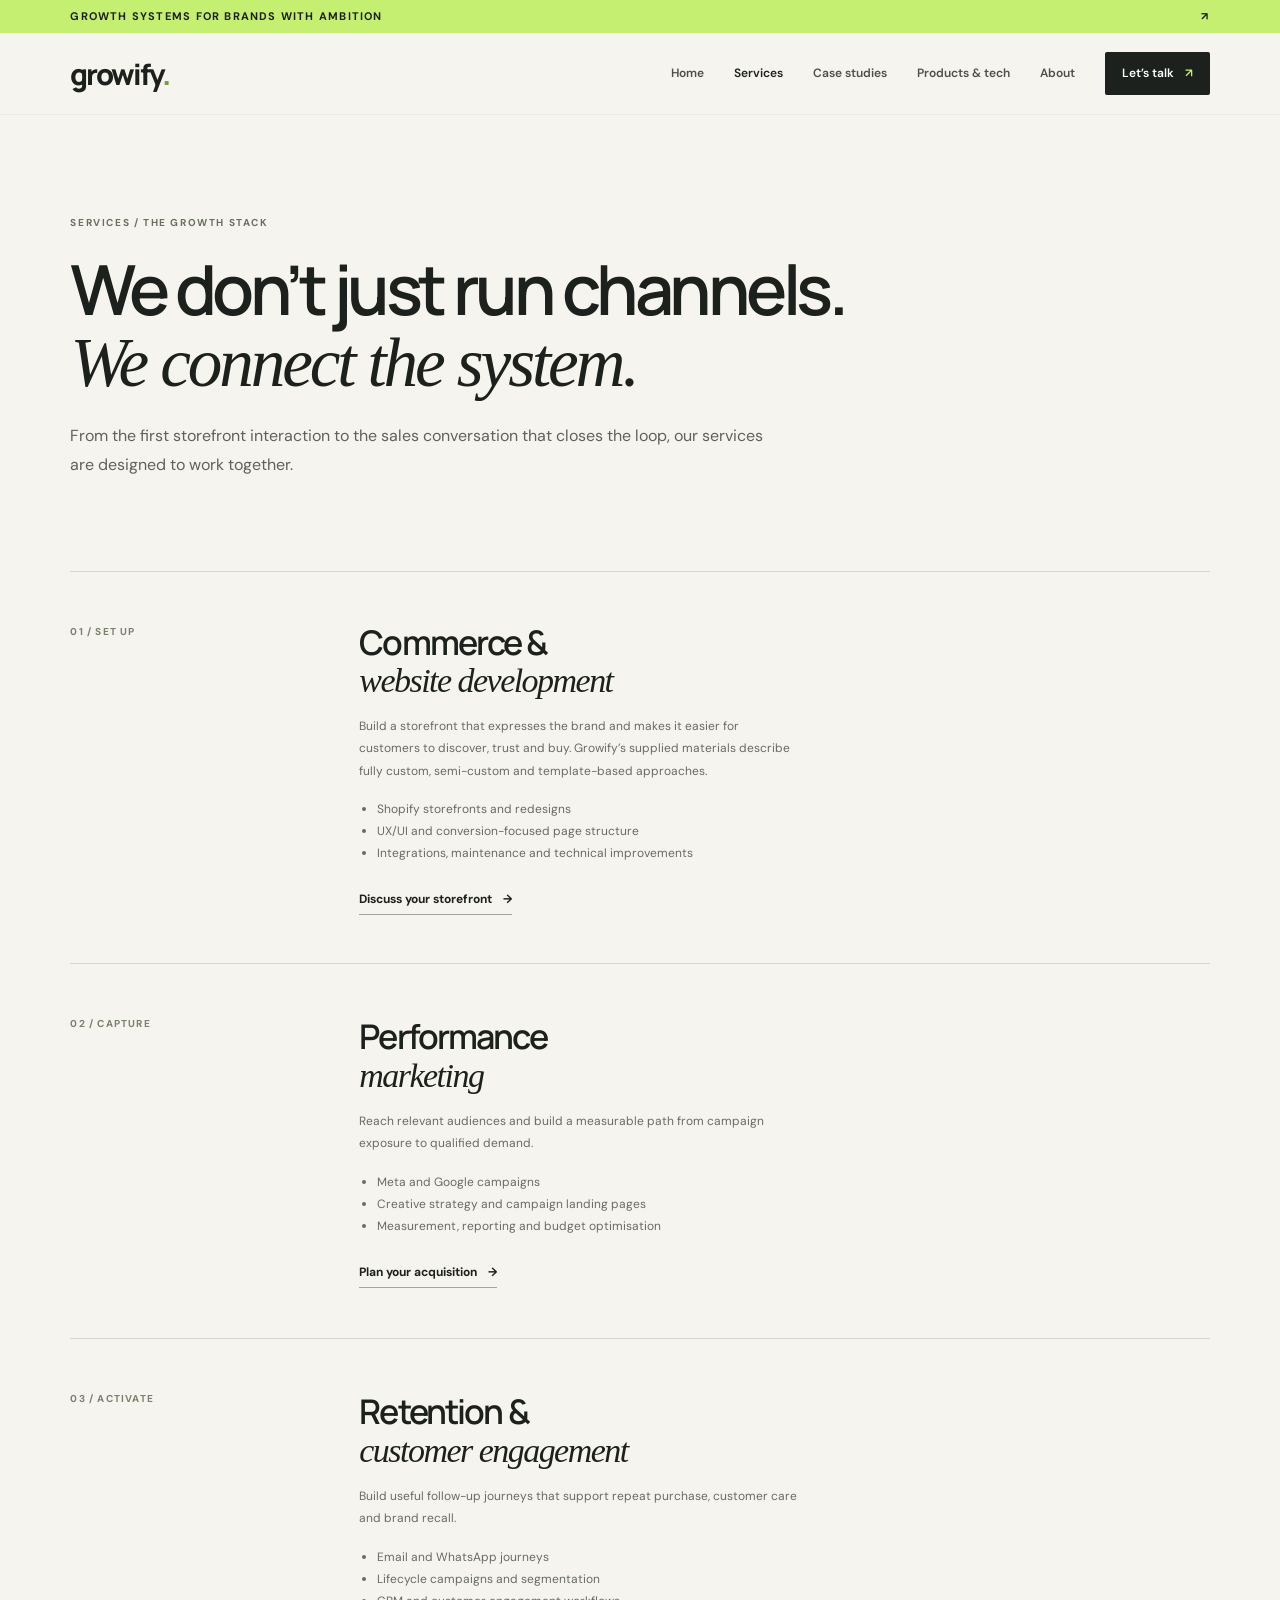
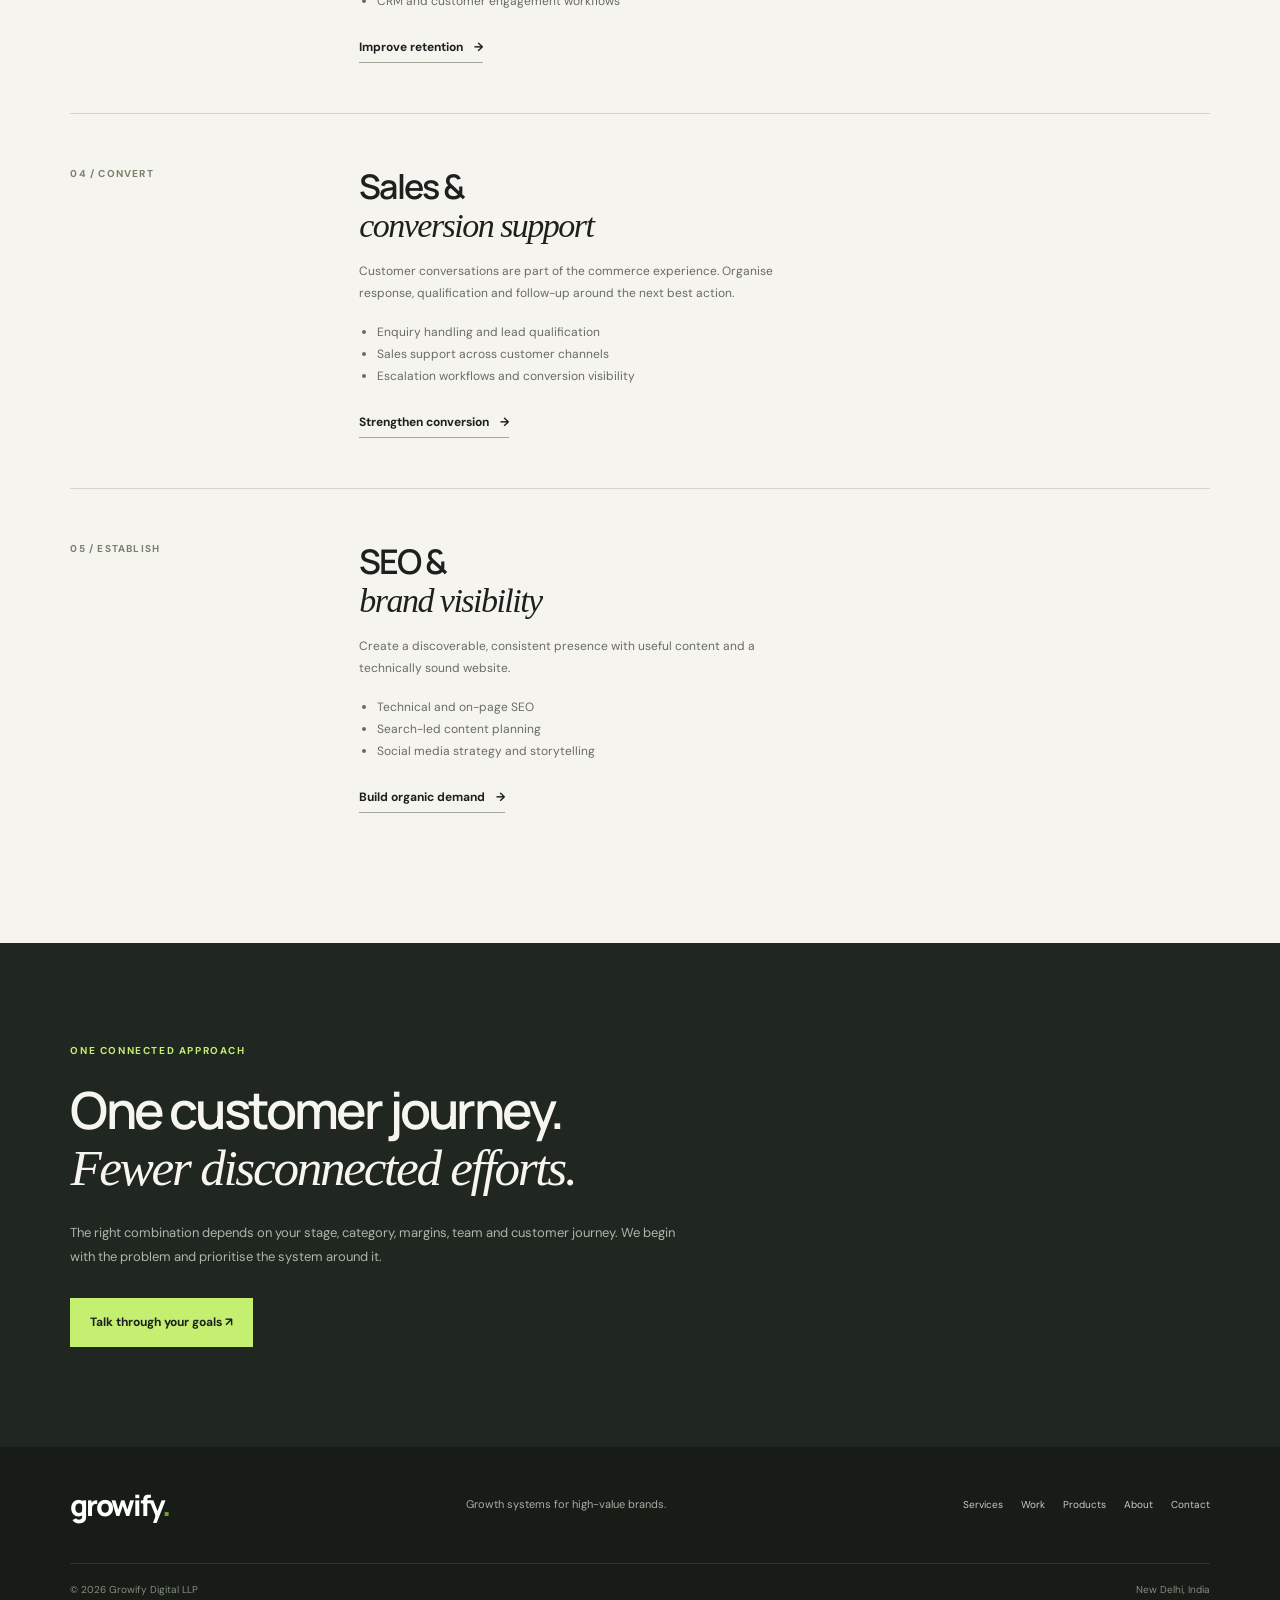
<file: services.html>
<!doctype html><html lang="en"><head><meta charset="utf-8"><meta name="viewport" content="width=device-width, initial-scale=1"><title>Services | Growify Digital</title><meta name="description" content="Explore Growify's commerce, performance marketing, retention, sales support and SEO services for premium brands."><link rel="canonical" href="https://growify.in/services"><link href="https://fonts.googleapis.com/css2?family=DM+Sans:wght@400;500;600;700&family=Manrope:wght@400;500;600;700;800&display=swap" rel="stylesheet"><link rel="stylesheet" href="styles.css"><script defer src="script.js"></script></head><body><div class="announcement">Growth systems for brands with ambition <span>↗</span></div><header class="site-header"><a class="logo" href="index.html">growify<span>.</span></a><button class="menu-toggle" aria-label="Open navigation" aria-expanded="false">☰</button><nav class="nav"><a href="index.html">Home</a><a class="active" href="services.html">Services</a><a href="case-studies.html">Case studies</a><a href="products.html">Products & tech</a><a href="about.html">About</a><a class="nav-cta" href="index.html#contact">Let’s talk <span>↗</span></a></nav></header><main><section class="inner-hero section-wrap"><p class="eyebrow">SERVICES / THE GROWTH STACK</p><h1>We don’t just run channels.<br><em>We connect the system.</em></h1><p class="hero-lede">From the first storefront interaction to the sales conversation that closes the loop, our services are designed to work together.</p></section><section class="section-wrap service-list"><article class="service-row" id="commerce"><div class="service-index">01 / SET UP</div><div><h2>Commerce &<br><em>website development</em></h2><p>Build a storefront that expresses the brand and makes it easier for customers to discover, trust and buy. Growify’s supplied materials describe fully custom, semi-custom and template-based approaches.</p><ul><li>Shopify storefronts and redesigns</li><li>UX/UI and conversion-focused page structure</li><li>Integrations, maintenance and technical improvements</li></ul><a class="text-link" href="index.html#contact">Discuss your storefront <span>→</span></a></div><div class="service-visual service-visual-one"></div></article><article class="service-row" id="performance"><div class="service-index">02 / CAPTURE</div><div><h2>Performance<br><em>marketing</em></h2><p>Reach relevant audiences and build a measurable path from campaign exposure to qualified demand.</p><ul><li>Meta and Google campaigns</li><li>Creative strategy and campaign landing pages</li><li>Measurement, reporting and budget optimisation</li></ul><a class="text-link" href="index.html#contact">Plan your acquisition <span>→</span></a></div><div class="service-visual service-visual-two"></div></article><article class="service-row" id="retention"><div class="service-index">03 / ACTIVATE</div><div><h2>Retention &<br><em>customer engagement</em></h2><p>Build useful follow-up journeys that support repeat purchase, customer care and brand recall.</p><ul><li>Email and WhatsApp journeys</li><li>Lifecycle campaigns and segmentation</li><li>CRM and customer engagement workflows</li></ul><a class="text-link" href="index.html#contact">Improve retention <span>→</span></a></div><div class="service-visual service-visual-three"></div></article><article class="service-row" id="sales"><div class="service-index">04 / CONVERT</div><div><h2>Sales &<br><em>conversion support</em></h2><p>Customer conversations are part of the commerce experience. Organise response, qualification and follow-up around the next best action.</p><ul><li>Enquiry handling and lead qualification</li><li>Sales support across customer channels</li><li>Escalation workflows and conversion visibility</li></ul><a class="text-link" href="index.html#contact">Strengthen conversion <span>→</span></a></div><div class="service-visual service-visual-four"></div></article><article class="service-row" id="seo"><div class="service-index">05 / ESTABLISH</div><div><h2>SEO &<br><em>brand visibility</em></h2><p>Create a discoverable, consistent presence with useful content and a technically sound website.</p><ul><li>Technical and on-page SEO</li><li>Search-led content planning</li><li>Social media strategy and storytelling</li></ul><a class="text-link" href="index.html#contact">Build organic demand <span>→</span></a></div><div class="service-visual service-visual-five"></div></article></section><section class="dark-section"><div class="section-wrap section-pad"><p class="eyebrow light">ONE CONNECTED APPROACH</p><h2>One customer journey.<br><em>Fewer disconnected efforts.</em></h2><p class="max-copy muted">The right combination depends on your stage, category, margins, team and customer journey. We begin with the problem and prioritise the system around it.</p><a class="button button-light" href="index.html#contact">Talk through your goals ↗</a></div></section></main><footer class="footer"><div class="section-wrap footer-top"><a class="logo logo-light" href="index.html">growify<span>.</span></a><p>Growth systems for high-value brands.</p><div class="footer-links"><a href="services.html">Services</a><a href="case-studies.html">Work</a><a href="products.html">Products</a><a href="about.html">About</a><a href="mailto:info@growify.in">Contact</a></div></div><div class="section-wrap footer-bottom"><span>© <span id="year"></span> Growify Digital LLP</span><span>New Delhi, India</span></div></footer></body></html>
</file>
<file: styles.css>
:root{--ink:#1d211d;--paper:#f6f4ef;--cream:#ebe7dd;--green:#c5ef70;--muted:#777b72;--line:rgba(29,33,29,.15);--dark:#202720;--serif:Georgia,'Times New Roman',serif}*{box-sizing:border-box}html{scroll-behavior:smooth;scroll-padding-top:90px}body{margin:0;background:var(--paper);color:var(--ink);font-family:'DM Sans',sans-serif;line-height:1.55}a{color:inherit;text-decoration:none}button,input,select{font:inherit}.announcement{background:var(--green);padding:8px 5.5%;font-size:11px;font-weight:700;letter-spacing:.11em;text-transform:uppercase;display:flex;justify-content:space-between}.site-header{height:82px;padding:0 5.5%;display:flex;align-items:center;justify-content:space-between;background:var(--paper);position:sticky;top:0;z-index:20;border-bottom:1px solid rgba(0,0,0,.04)}.logo{font:800 29px Manrope,sans-serif;letter-spacing:-2px}.logo span{color:#779c39}.nav{display:flex;align-items:center;gap:30px;font-size:12px;font-weight:600}.nav a:not(.nav-cta){opacity:.78}.nav a.active,.nav a:hover{opacity:1}.nav-cta{background:var(--ink);color:white;padding:12px 17px;border-radius:2px}.nav-cta span{color:var(--green);margin-left:8px}.menu-toggle{display:none;border:0;background:none;font-size:23px}.section-wrap{width:min(1180px,89%);margin:0 auto}.hero{padding:80px 0 95px;display:grid;grid-template-columns:1fr 1fr;gap:8%;align-items:center;min-height:620px}.eyebrow{font-size:10px;font-weight:700;letter-spacing:.16em;margin:0 0 22px;color:#68705e}.eyebrow-dot{display:inline-block;width:7px;height:7px;border-radius:50%;background:#8ab344;margin-right:7px}.hero h1,.inner-hero h1,.about-hero h1{font:600 clamp(44px,5.4vw,74px)/1.03 Manrope,sans-serif;letter-spacing:-.065em;margin:0 0 24px}.hero h1 em,.inner-hero h1 em,.about-hero h1 em,h2 em{font-family:var(--serif);font-weight:400;letter-spacing:-.045em}.hero-lede{max-width:510px;font-size:16px;line-height:1.8;color:#5e625a}.hero-actions{display:flex;align-items:center;gap:27px;margin-top:31px;flex-wrap:wrap}.button{display:inline-flex;align-items:center;justify-content:center;gap:24px;padding:15px 20px;font-size:12px;font-weight:700;border:0;cursor:pointer;transition:transform .2s,background .2s}.button:hover{transform:translateY(-2px)}.button-dark{background:var(--ink);color:#fff}.button-dark span{color:var(--green)}.button-light{background:var(--green);color:var(--ink)}.text-link{font-size:12px;font-weight:700;border-bottom:1px solid #a2a79a;padding-bottom:7px}.text-link span{margin-left:8px}.hero-proof{display:flex;gap:36px;margin-top:55px;padding-top:22px;border-top:1px solid var(--line)}.hero-proof div{display:flex;flex-direction:column;gap:3px}.hero-proof strong{font-size:12px}.hero-proof span{font-size:10px;color:var(--muted)}.hero-visual{height:490px;position:relative}.hero-image{position:absolute;inset:0 0 35px 35px;background:linear-gradient(0deg,rgba(30,31,25,.08),rgba(30,31,25,.02)),url('https://images.unsplash.com/photo-1539109136881-3be0616acf4b?auto=format&fit=crop&w=1100&q=85') center 35%/cover}.floating-card{position:absolute;bottom:4px;left:0;width:220px;background:#fdfcf8;padding:21px 22px;box-shadow:0 18px 50px #20272018}.mini-label{font-size:8px;letter-spacing:.14em;color:#7b8076;font-weight:700}.system-line{display:flex;align-items:center;gap:12px;border-bottom:1px solid var(--line);padding:12px 0;font-size:12px}.system-line:last-child{border:0}.system-line span{font-size:9px;color:#969a8e}.system-line b{flex:1}.system-line i{font-style:normal;color:#819e4a}.image-caption{position:absolute;right:0;bottom:0;writing-mode:vertical-rl;font-size:9px;letter-spacing:.1em;text-transform:uppercase;color:#73766e}.ticker{background:var(--green);overflow:hidden;white-space:nowrap;padding:16px 0;font-size:10px;letter-spacing:.17em;font-weight:700}.ticker div{word-spacing:12px;text-align:center}.ticker span{padding:0 12px}.section-pad{padding-top:100px;padding-bottom:100px}.intro-grid{display:grid;grid-template-columns:1fr 1fr;gap:10%;align-items:start}.section-wrap h2,.dark-section h2,.product-band h2,.contact-section h2,.office-concept h2{font:600 clamp(34px,4vw,54px)/1.1 Manrope,sans-serif;letter-spacing:-.055em;margin:0 0 25px}.intro-copy p{color:#5e625a;font-size:14px;line-height:1.9;margin:0 0 18px}.intro-copy .text-link{display:inline-block;margin-top:12px}.dark-section{background:var(--dark);color:#f7f5ef}.light{color:var(--green)}.section-heading{display:flex;justify-content:space-between;align-items:end;gap:30px;margin-bottom:38px}.section-heading .muted{max-width:350px;margin:0 0 8px}.muted{color:#aeb4a8;font-size:13px;line-height:1.8}.dark-muted{color:#777b72}.stack-grid{display:grid;grid-template-columns:repeat(4,1fr);border-top:1px solid #ffffff2b;border-bottom:1px solid #ffffff2b}.stack-card{padding:25px 22px 22px;border-right:1px solid #ffffff2b;min-height:240px;display:flex;flex-direction:column;transition:background .2s}.stack-card:first-child{border-left:1px solid #ffffff2b}.stack-card:hover{background:#ffffff09}.stack-num{font-size:10px;color:#b4c7a0}.stack-icon{font-size:25px;color:var(--green);margin:20px 0}.stack-card h3{font:600 24px Manrope,sans-serif;margin:0 0 3px}.stack-card p{font-size:12px;color:#b8beb4;margin:0}.stack-bottom{display:flex;justify-content:space-between;margin-top:auto;padding-top:20px;font-size:10px;color:#d1d5cd}.stack-bottom b{color:var(--green)}.case-grid{display:grid;grid-template-columns:1fr 1fr;gap:28px}.case-card{display:block}.case-photo{height:330px;background-size:cover;background-position:center;transition:filter .2s}.case-card:hover .case-photo{filter:saturate(1.12)}.photo-mahima{background-image:linear-gradient(0deg,#24251d20,#24251d00),url('https://images.unsplash.com/photo-1539008835657-9e8e9680c956?auto=format&fit=crop&w=1000&q=80')}.photo-ridhi{background-image:linear-gradient(0deg,#24251d20,#24251d00),url('https://images.unsplash.com/photo-1529139574466-a303027c1d8b?auto=format&fit=crop&w=1000&q=80')}.case-meta{display:flex;justify-content:space-between;font-size:9px;letter-spacing:.1em;color:#777b72;margin:19px 0 10px}.case-card h3{font:600 24px Manrope,sans-serif;letter-spacing:-.035em;margin:0 0 8px}.case-card p{font-size:13px;color:#6d7168;margin:0}.small-note{font-size:10px;color:#888c82;margin-top:20px}.product-band{background:#353e32;color:#fff;overflow:hidden}.product-band-inner{display:grid;grid-template-columns:1fr 1fr;align-items:center;gap:8%;padding-top:85px;padding-bottom:85px}.product-band p:not(.eyebrow){color:#c4c9bf;font-size:14px;line-height:1.8;max-width:460px;margin-bottom:26px}.product-art{height:350px;position:relative;display:grid;place-items:center}.product-orbit{position:absolute;border:1px solid #ffffff42;border-radius:50%;transform:rotate(-25deg)}.orbit-one{width:320px;height:220px}.orbit-two{width:240px;height:330px;transform:rotate(42deg)}.product-core{height:115px;width:115px;border-radius:50%;display:grid;place-items:center;background:var(--green);color:#253020;font:800 45px Manrope;box-shadow:0 0 90px #c5ef7030}.product-core span{font-size:25px}.product-tag{position:absolute;font-size:9px;letter-spacing:.1em;background:#ffffff12;border:1px solid #ffffff40;padding:10px 13px}.tag-one{top:20px;right:4%}.tag-two{bottom:28px;left:1%}.process-grid{display:grid;grid-template-columns:repeat(4,1fr);gap:25px;margin-top:42px}.process-grid>div,.principle-grid article,.pipeline-grid>div{border-top:1px solid var(--line);padding-top:18px}.process-grid span,.principle-grid span,.pipeline-grid span{font-size:10px;color:#84995c;font-weight:700}.process-grid h3,.principle-grid h3,.pipeline-grid h3{font:600 18px Manrope;margin:18px 0 8px}.process-grid p,.principle-grid p,.pipeline-grid p{font-size:12px;color:#73776e;line-height:1.8;margin:0}.contact-section{background:#202720;color:#fff;padding:90px 0}.contact-inner{display:grid;grid-template-columns:1fr 1fr;gap:12%;align-items:start}.contact-section h2{font-size:clamp(40px,5vw,62px)}.contact-section p{font-size:13px;color:#b7bdb3;line-height:1.8}.contact-email{display:inline-block;margin-top:20px;border-bottom:1px solid #9ba394;padding-bottom:7px;font-size:13px}.contact-form{display:grid;grid-template-columns:1fr;gap:8px}.contact-form label{font-size:10px;color:#c7ccc2;margin-top:8px}.contact-form input,.contact-form select{background:#ffffff0c;border:1px solid #ffffff2e;padding:13px;color:#fff;border-radius:0;outline:none}.contact-form input:focus,.contact-form select:focus{border-color:var(--green)}.contact-form select option{color:#222}.contact-form .full{margin-top:13px;width:100%}.form-note{font-size:10px!important}.footer{background:#171c17;color:#fff}.footer-top{padding:38px 0;display:flex;align-items:center;justify-content:space-between;gap:20px}.logo-light{color:white}.footer-top p{font-size:11px;color:#a7aea2}.footer-links{display:flex;gap:18px;font-size:10px;color:#c6cbc2}.footer-bottom{border-top:1px solid #ffffff1b;padding:18px 0 24px;display:flex;justify-content:space-between;color:#858d81;font-size:10px}.inner-hero{padding-top:100px;padding-bottom:75px;max-width:1180px}.inner-hero h1{max-width:900px}.inner-hero .hero-lede{max-width:700px}.service-list{padding-bottom:80px}.service-row{display:grid;grid-template-columns:.55fr 1.1fr .85fr;gap:6%;padding:52px 0;border-top:1px solid var(--line);align-items:center;scroll-margin-top:100px}.service-index{font-size:10px;letter-spacing:.12em;color:#77816b;font-weight:700;align-self:start}.service-row h2{font-size:34px;margin:0 0 16px}.service-row p,.service-row li{font-size:12px;color:#676c62;line-height:1.85}.service-row ul{padding-left:18px;margin-bottom:22px}.service-visual{height:270px;background-size:cover;background-position:center}.service-visual-one{background-image:url('https://images.unsplash.com/photo-1556742049-0cfed4f6a45d?auto=format&fit=crop&w=700&q=80')}.service-visual-two{background-image:url('https://images.unsplash.com/photo-1558655146-d09347e92766?auto=format&fit=crop&w=700&q=80')}.service-visual-three{background-image:url('https://images.unsplash.com/photo-1556740738-b6a63e27c4df?auto=format&fit=crop&w=700&q=80')}.service-visual-four{background-image:url('https://images.unsplash.com/photo-1551836022-d5d88e9218df?auto=format&fit=crop&w=700&q=80')}.service-visual-five{background-image:url('https://images.unsplash.com/photo-1460925895917-afdab827c52f?auto=format&fit=crop&w=700&q=80')}.max-copy{max-width:620px;margin:20px 0 30px}.case-detail{padding:25px 0 85px}.case-detail-top{display:grid;grid-template-columns:1fr 1fr;gap:8%;align-items:center}.case-detail-top h2{font-size:clamp(38px,4.5vw,58px)}.case-detail-top p:not(.eyebrow){font-size:13px;color:#6b7067;line-height:1.8;max-width:460px}.case-detail-image{height:380px;background-size:cover;background-position:center}.detail-mahima{background-image:url('https://images.unsplash.com/photo-1539008835657-9e8e9680c956?auto=format&fit=crop&w=1000&q=80')}.detail-ridhi{background-image:url('https://images.unsplash.com/photo-1529139574466-a303027c1d8b?auto=format&fit=crop&w=1000&q=80')}.case-stats{display:grid;grid-template-columns:repeat(3,1fr);margin:55px 0 45px;border-top:1px solid var(--line);border-bottom:1px solid var(--line)}.case-stats>div{padding:24px 20px 24px 0;border-right:1px solid var(--line);display:flex;flex-direction:column;gap:8px}.case-stats>div+div{padding-left:24px}.case-stats>div:last-child{border:0}.case-stats strong{font:600 32px Manrope;letter-spacing:-.04em}.case-stats span{font-size:11px;color:#777b72}.case-content-grid{display:grid;grid-template-columns:repeat(3,1fr);gap:35px;margin-bottom:35px}.case-content-grid h3{font:600 18px Manrope}.case-content-grid p,.case-content-grid li{font-size:12px;color:#6d7168;line-height:1.8}.case-content-grid ul{padding-left:18px}.case-detail-alt{background:#eeece4;padding:75px 0}.pipeline-grid{display:grid;grid-template-columns:repeat(3,1fr);gap:30px;margin-top:40px}.lookify-feature{background:#29352b;color:#fff}.lookify-grid{display:grid;grid-template-columns:1fr 1fr;gap:10%;align-items:center;padding-top:75px;padding-bottom:75px}.lookify-grid h2{font-size:clamp(38px,4vw,54px)}.lookify-grid p:not(.eyebrow){font-size:13px;line-height:1.9;color:#c5ccc1}.light-list{padding-left:18px;color:#e1e5dd;font-size:12px;line-height:2}.light-note{color:#b9c1b5}.lookify-visual{height:370px;position:relative;display:grid;place-items:center;background:linear-gradient(135deg,#5d6856,#a5a88e)}.tryon-frame{height:280px;width:220px;background:linear-gradient(160deg,#e7d7c6,#9a7864);border:7px solid #1c241d;border-radius:28px;position:relative;overflow:hidden;box-shadow:0 25px 70px #10181070}.tryon-shape{position:absolute;inset:0;background:url('https://images.unsplash.com/photo-1539008835657-9e8e9680c956?auto=format&fit=crop&w=500&q=80') center/cover;mix-blend-mode:multiply;opacity:.8}.tryon-label{position:absolute;bottom:18px;left:15px;font-size:8px;letter-spacing:.15em;color:#fff;text-shadow:0 1px 8px #000}.tryon-label b{font:700 17px Manrope;letter-spacing:0}.tryon-chip{position:absolute;bottom:18px;right:-8px;background:var(--green);color:#243020;padding:12px 15px;font-size:9px;letter-spacing:.1em}.portfolio-grid{display:grid;grid-template-columns:1fr 1fr;gap:25px}.portfolio-card{padding:30px;border:1px solid var(--line);background:#fbfaf6}.portfolio-index{font-size:9px;letter-spacing:.14em;color:#7a826f}.portfolio-symbol{height:90px;display:flex;align-items:center;font:800 55px Manrope;letter-spacing:-.07em}.portfolio-symbol span{font-size:25px;color:#8baa57;margin-left:8px}.portfolio-card h3{font:600 24px Manrope;margin:0 0 8px}.portfolio-card p,.portfolio-card li{font-size:12px;line-height:1.8;color:#70756b}.portfolio-card ul{padding-left:18px}.status-pill{display:inline-block;font-size:9px;letter-spacing:.1em;border:1px solid #aeb59f;padding:7px 10px;margin-top:10px}.integration-grid{display:grid;grid-template-columns:repeat(4,1fr);gap:15px;margin:35px 0}.integration-grid>div{padding:20px 18px;border:1px solid #ffffff30}.integration-grid b{font-size:9px;color:var(--green);letter-spacing:.1em}.integration-grid h3{font:600 21px Manrope;margin:18px 0 6px}.integration-grid p{font-size:11px;color:#c3c9bf;line-height:1.8}.about-hero{background:#273228;color:#fff;padding:110px 0 100px}.about-hero .hero-lede{color:#c7cdc3;max-width:680px}.principle-grid{display:grid;grid-template-columns:repeat(3,1fr);gap:30px;margin-top:40px}.office-concept{background:#333c31;color:#fff}.office-inner{display:grid;grid-template-columns:1fr 1fr;gap:8%;align-items:center;padding-top:80px;padding-bottom:80px}.office-map{height:300px;background:#f2f0e8;padding:14px;display:grid;grid-template-columns:1fr 1fr;grid-template-rows:1fr 1fr;gap:8px;position:relative}.office-room{display:flex;justify-content:space-between;align-items:end;padding:14px;background:#d8ddcb;color:#293328;font-size:10px;font-weight:700;letter-spacing:.1em}.office-room span{font-size:16px}.room-b{background:#c5ef70}.room-c{background:#d9c8b7}.room-d{background:#bfc8b9}.office-map>p{position:absolute;bottom:-28px;right:0;font-size:9px;color:#d0d6cb}.verify-list{max-width:850px;margin:35px 0}.verify-list p{font-size:13px;color:#6c7168;border-top:1px solid var(--line);padding:15px 0;margin:0}.verify-list b{color:var(--ink)}@media(max-width:900px){.nav{gap:15px}.hero{gap:4%;}.hero-visual{height:410px}.stack-grid{grid-template-columns:repeat(2,1fr)}.stack-card:nth-child(3){border-left:1px solid #ffffff2b}.stack-card:nth-child(1),.stack-card:nth-child(2){border-bottom:1px solid #ffffff2b}.service-row{grid-template-columns:.35fr 1fr .75fr;gap:4%}.service-visual{height:230px}.integration-grid{grid-template-columns:repeat(2,1fr)}}@media(max-width:680px){.announcement{font-size:9px}.site-header{height:68px}.menu-toggle{display:block}.nav{display:none;position:absolute;top:68px;left:0;right:0;background:var(--paper);padding:20px 6%;flex-direction:column;align-items:stretch;gap:0;border-bottom:1px solid var(--line)}.nav.open{display:flex}.nav a{padding:13px 0}.nav .nav-cta{padding:13px;margin-top:8px;text-align:center}.hero{grid-template-columns:1fr;padding:55px 0 65px;gap:45px}.hero h1{font-size:49px}.hero-visual{height:390px}.hero-image{left:15px;bottom:25px}.floating-card{width:190px;padding:16px}.hero-proof{gap:20px;margin-top:35px}.section-pad{padding-top:68px;padding-bottom:68px}.intro-grid,.product-band-inner,.contact-inner,.case-detail-top,.lookify-grid,.office-inner{grid-template-columns:1fr;gap:28px}.section-heading{align-items:start;flex-direction:column}.section-heading .muted{max-width:100%}.stack-grid{grid-template-columns:1fr 1fr}.stack-card{padding:18px 14px;min-height:215px}.stack-card h3{font-size:20px}.case-grid{grid-template-columns:1fr;gap:35px}.case-photo{height:260px}.product-band-inner{padding-top:65px;padding-bottom:65px}.product-art{height:280px}.process-grid{grid-template-columns:1fr 1fr;gap:25px 18px}.footer-top{align-items:flex-start;flex-direction:column}.footer-links{flex-wrap:wrap}.footer-bottom{gap:10px;flex-direction:column}.inner-hero{padding-top:65px;padding-bottom:45px}.inner-hero h1{font-size:47px}.service-row{grid-template-columns:1fr;gap:18px;padding:35px 0}.service-index{margin-bottom:0}.service-row h2{font-size:31px}.service-visual{height:240px;order:2}.case-detail{padding-bottom:55px}.case-detail-image{height:270px}.case-stats{grid-template-columns:1fr;margin:35px 0}.case-stats>div,.case-stats>div+div{padding:18px 0;border-right:0;border-bottom:1px solid var(--line)}.case-content-grid{grid-template-columns:1fr;gap:15px}.pipeline-grid,.portfolio-grid,.principle-grid{grid-template-columns:1fr}.case-detail-alt{padding:55px 0}.lookify-grid{padding-top:60px;padding-bottom:60px}.lookify-visual{height:330px}.integration-grid{grid-template-columns:1fr 1fr}.about-hero{padding:75px 0}.about-hero h1{font-size:48px}.office-map{height:260px}.contact-section{padding:65px 0}}@media(prefers-reduced-motion:reduce){html{scroll-behavior:auto}*,*:before,*:after{transition:none!important;animation:none!important}}
</file>
